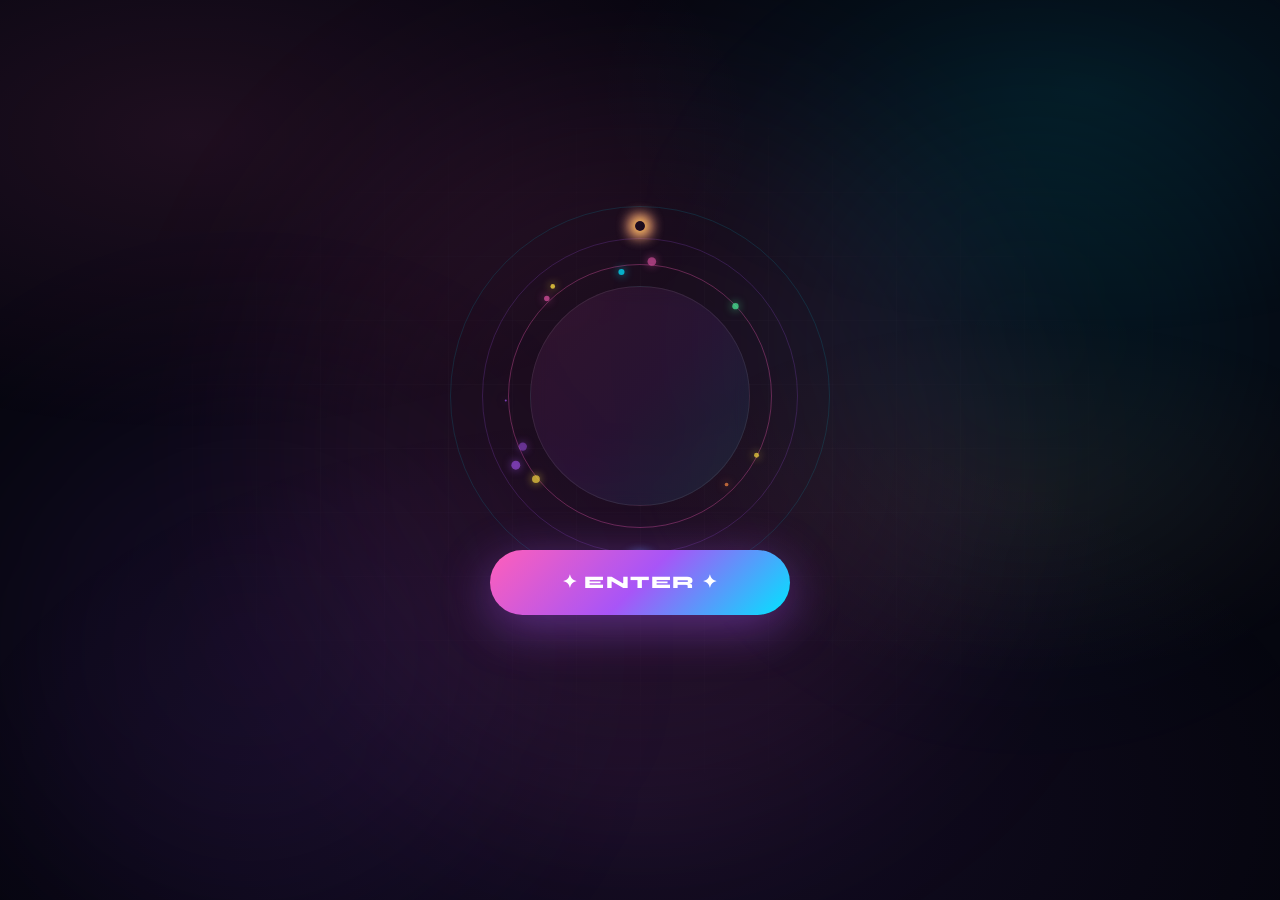
<file: index.html>
<!DOCTYPE html>
<html lang="en">
<head>
  <meta charset="UTF-8">
  <meta name="viewport" content="width=device-width, initial-scale=1.0">
  <title>Cubyboo — Guardians of Color</title>
  <link rel="icon" href="cubyboo-logo.png" type="image/png">
  <meta name="description" content="2,222 Cubyboo NFTs on Abstract. What we cherish exists.">
  <link rel="preconnect" href="https://fonts.googleapis.com">
  <link rel="preconnect" href="https://fonts.gstatic.com" crossorigin>
  <link href="https://fonts.googleapis.com/css2?family=Syne:wght@400;600;700;800&family=DM+Sans:wght@300;400;500;600;700&display=swap" rel="stylesheet">
  <link rel="stylesheet" href="style.css">
  <style>
    /* NO navbar, NO footer — pure landing */
    body { overflow: hidden; margin: 0; }

    .hero-landing {
      width: 100vw; height: 100vh;
      display: flex; flex-direction: column;
      align-items: center; justify-content: center;
      text-align: center; position: relative;
      padding: 0;
      gap: 0;
    }

    /* Glows */
    .glow { position: absolute; border-radius: 50%; filter: blur(100px); pointer-events: none; }
    .glow-a { width: 700px; height: 700px; background: rgba(255,95,186,.09);  top:50%; left:50%; transform:translate(-50%,-50%); }
    .glow-b { width: 500px; height: 500px; background: rgba(0,229,255,.07);   top:10%; right:0%; }
    .glow-c { width: 500px; height: 500px; background: rgba(168,85,247,.08);  bottom:0%; left:0%; }

    /* Mascot */
    .mascot-wrap { position: relative; display: inline-block; margin-bottom: 44px; }
    .mascot-body {
      width: min(220px, 44vw, 44vh); height: min(220px, 44vw, 44vh);
      border-radius: 50%;
      background: linear-gradient(135deg, rgba(255,95,186,.09), rgba(168,85,247,.09), rgba(0,229,255,.09));
      border: 1px solid rgba(255,255,255,.08);
      display: flex; align-items: center; justify-content: center;
      font-size: min(86px, 18vw, 18vh);
      animation: float 4s ease-in-out infinite;
      position: relative; z-index: 2;
      backdrop-filter: blur(8px);
      overflow: hidden;
    }
    .mascot-body video,
    .mascot-body img {
      width: 100%; height: 100%;
      object-fit: cover;
      border-radius: 50%;
      display: block;
    }

    /* Rings */
    .ring { position: absolute; top:50%; left:50%; border-radius:50%; border:1px solid; transform:translate(-50%,-50%); pointer-events:none; }
    .ring-1 { width:calc(100% + 44px);  height:calc(100% + 44px);  border-color:rgba(255,95,186,.32); animation:ringPulse 3.2s ease-in-out 0s   infinite; }
    .ring-2 { width:calc(100% + 96px);  height:calc(100% + 96px);  border-color:rgba(168,85,247,.20); animation:ringPulse 3.2s ease-in-out .8s  infinite; }
    .ring-3 { width:calc(100% + 160px); height:calc(100% + 160px); border-color:rgba(0,229,255,.12);  animation:ringPulse 3.2s ease-in-out 1.6s infinite; }
    @keyframes ringPulse { 0%,100%{transform:translate(-50%,-50%) scale(1);   opacity:1; }
                           50%     {transform:translate(-50%,-50%) scale(1.07);opacity:.4;} }

    /* Orbiting sparks */
    .orbit { position:absolute; top:50%; left:50%; border-radius:50%; pointer-events:none; }
    .orbit-1 { width:calc(100% + 130px); height:calc(100% + 130px); margin-left:calc(-50% - 65px); margin-top:calc(-50% - 65px); animation:rotate 9s linear infinite; }
    .orbit-2 { width:calc(100% + 130px); height:calc(100% + 130px); margin-left:calc(-50% - 65px); margin-top:calc(-50% - 65px); animation:rotate 13s linear reverse infinite; }
    .spark { position:absolute; width:10px; height:10px; border-radius:50%; top:0; left:50%; transform:translateX(-50%); box-shadow:0 0 14px 5px currentColor; }
    .spark-b { top:auto; bottom:0; }
    .spark-pink   { color:var(--pink); }
    .spark-cyan   { color:var(--cyan); }
    .spark-yellow { color:var(--yellow); }
    .spark-purple { color:var(--purple); }

    /* Dust canvas */
    .dust-canvas { position:absolute; top:0; left:0; pointer-events:none; z-index:3; }

    /* ENTER button — big & magnetic */
    .btn-enter {
      display: inline-flex; align-items:center; gap:12px;
      padding: 22px 72px;
      border-radius: var(--r-full);
      background: var(--grad);
      color: #fff; font-family:'Syne',sans-serif; font-size:1.1rem; font-weight:800;
      letter-spacing:.08em; text-transform:uppercase; text-decoration:none;
      box-shadow: 0 12px 50px rgba(168,85,247,.45), 0 0 0 0 rgba(168,85,247,.3);
      transition: all .3s cubic-bezier(.34,1.56,.64,1);
      animation: enterPulse 3s ease-in-out 1.2s infinite;
      position: relative; overflow:hidden;
    }
    .btn-enter::before {
      content:''; position:absolute; inset:0;
      background:linear-gradient(135deg,rgba(255,255,255,.18),transparent);
      opacity:0; transition:opacity .3s;
    }
    .btn-enter:hover::before { opacity:1; }
    .btn-enter:hover {
      transform: translateY(-5px) scale(1.06);
      box-shadow: 0 24px 72px rgba(168,85,247,.65), 0 0 0 8px rgba(168,85,247,.12);
      animation: none;
    }
    @keyframes enterPulse {
      0%,100% { box-shadow: 0 12px 50px rgba(168,85,247,.45), 0 0 0 0   rgba(168,85,247,.3); }
      50%      { box-shadow: 0 12px 50px rgba(168,85,247,.45), 0 0 0 14px rgba(168,85,247,.0); }
    }

    /* ENTER visible immediately */
    .lp-cta { opacity:0; animation:fadeUp .7s ease .6s forwards; }

    @media(max-width:480px) {
      .btn-enter { padding:18px 48px; font-size:.95rem; }
    }
  </style>
</head>
<body>
<div class="bg-layer"><div class="bg-mesh"></div><div class="bg-grid"></div></div>
<div class="particles" id="js-particles"></div>

<div class="hero-landing">
  <div class="glow glow-a"></div>
  <div class="glow glow-b"></div>
  <div class="glow glow-c"></div>

  <div class="mascot-wrap" id="js-mascot-wrap">
    <div class="ring ring-1"></div>
    <div class="ring ring-2"></div>
    <div class="ring ring-3"></div>
    <div class="orbit orbit-1">
      <div class="spark spark-pink"></div>
      <div class="spark spark-b spark-cyan"></div>
    </div>
    <div class="orbit orbit-2">
      <div class="spark spark-yellow"></div>
      <div class="spark spark-b spark-purple"></div>
    </div>
    <!-- Hero video -->
    <div class="mascot-body" id="js-mascot">
      <video autoplay loop muted playsinline style="width:100%;height:100%;object-fit:cover;display:block;">
        <source src="cubyboo-hero.mp4" type="video/mp4">
      </video>
    </div>
    <canvas class="dust-canvas" id="js-dust"></canvas>
  </div>

  <div class="lp-cta">
    <a href="home.html" class="btn-enter">✦ Enter ✦</a>
  </div>
</div>

<script>
/* Particles */
(function(){
  const el=document.getElementById('js-particles');
  const colors=['#FF5FBA','#00E5FF','#FFE040','#4DFFA0','#FF8C42','#A855F7','#3B82F6'];
  for(let i=0;i<40;i++){
    const p=document.createElement('div'); p.className='particle';
    const s=Math.random()*5+2;
    p.style.cssText=`width:${s}px;height:${s}px;left:${Math.random()*100}%;background:${colors[Math.floor(Math.random()*colors.length)]};animation-delay:${Math.random()*20}s;animation-duration:${Math.random()*14+10}s;`;
    el.appendChild(p);
  }
})();

/* Magic dust canvas */
(function(){
  const canvas=document.getElementById('js-dust');
  const mascot=document.getElementById('js-mascot');
  if(!canvas||!mascot) return;
  const ctx=canvas.getContext('2d');
  const cols=['#FF5FBA','#00E5FF','#FFE040','#4DFFA0','#A855F7','#FF8C42'];
  let pts=[];
  function resize(){
    const pad=100;
    canvas.width=mascot.offsetWidth+pad*2;
    canvas.height=mascot.offsetHeight+pad*2;
    canvas.style.left=-pad+'px'; canvas.style.top=-pad+'px';
  }
  function spawn(){
    const cx=canvas.width/2, cy=canvas.height/2;
    const a=Math.random()*Math.PI*2;
    const r=mascot.offsetWidth/2+10+Math.random()*24;
    pts.push({x:cx+Math.cos(a)*r,y:cy+Math.sin(a)*r,
      vx:(Math.random()-.5)*1.6,vy:(Math.random()-.5)*1.6,
      size:Math.random()*3.5+1,color:cols[Math.floor(Math.random()*cols.length)],
      life:1,decay:Math.random()*.018+.007});
  }
  function frame(){
    ctx.clearRect(0,0,canvas.width,canvas.height);
    if(Math.random()<.45) spawn();
    pts=pts.filter(p=>{
      p.x+=p.vx; p.y+=p.vy; p.life-=p.decay;
      ctx.globalAlpha=p.life*.8;
      ctx.fillStyle=p.color; ctx.shadowColor=p.color; ctx.shadowBlur=8;
      ctx.beginPath(); ctx.arc(p.x,p.y,p.size,0,Math.PI*2); ctx.fill();
      return p.life>0;
    });
    ctx.globalAlpha=1; ctx.shadowBlur=0;
    requestAnimationFrame(frame);
  }
  resize(); window.addEventListener('resize',resize); frame();
})();
</script>
</body>
</html>
</file>
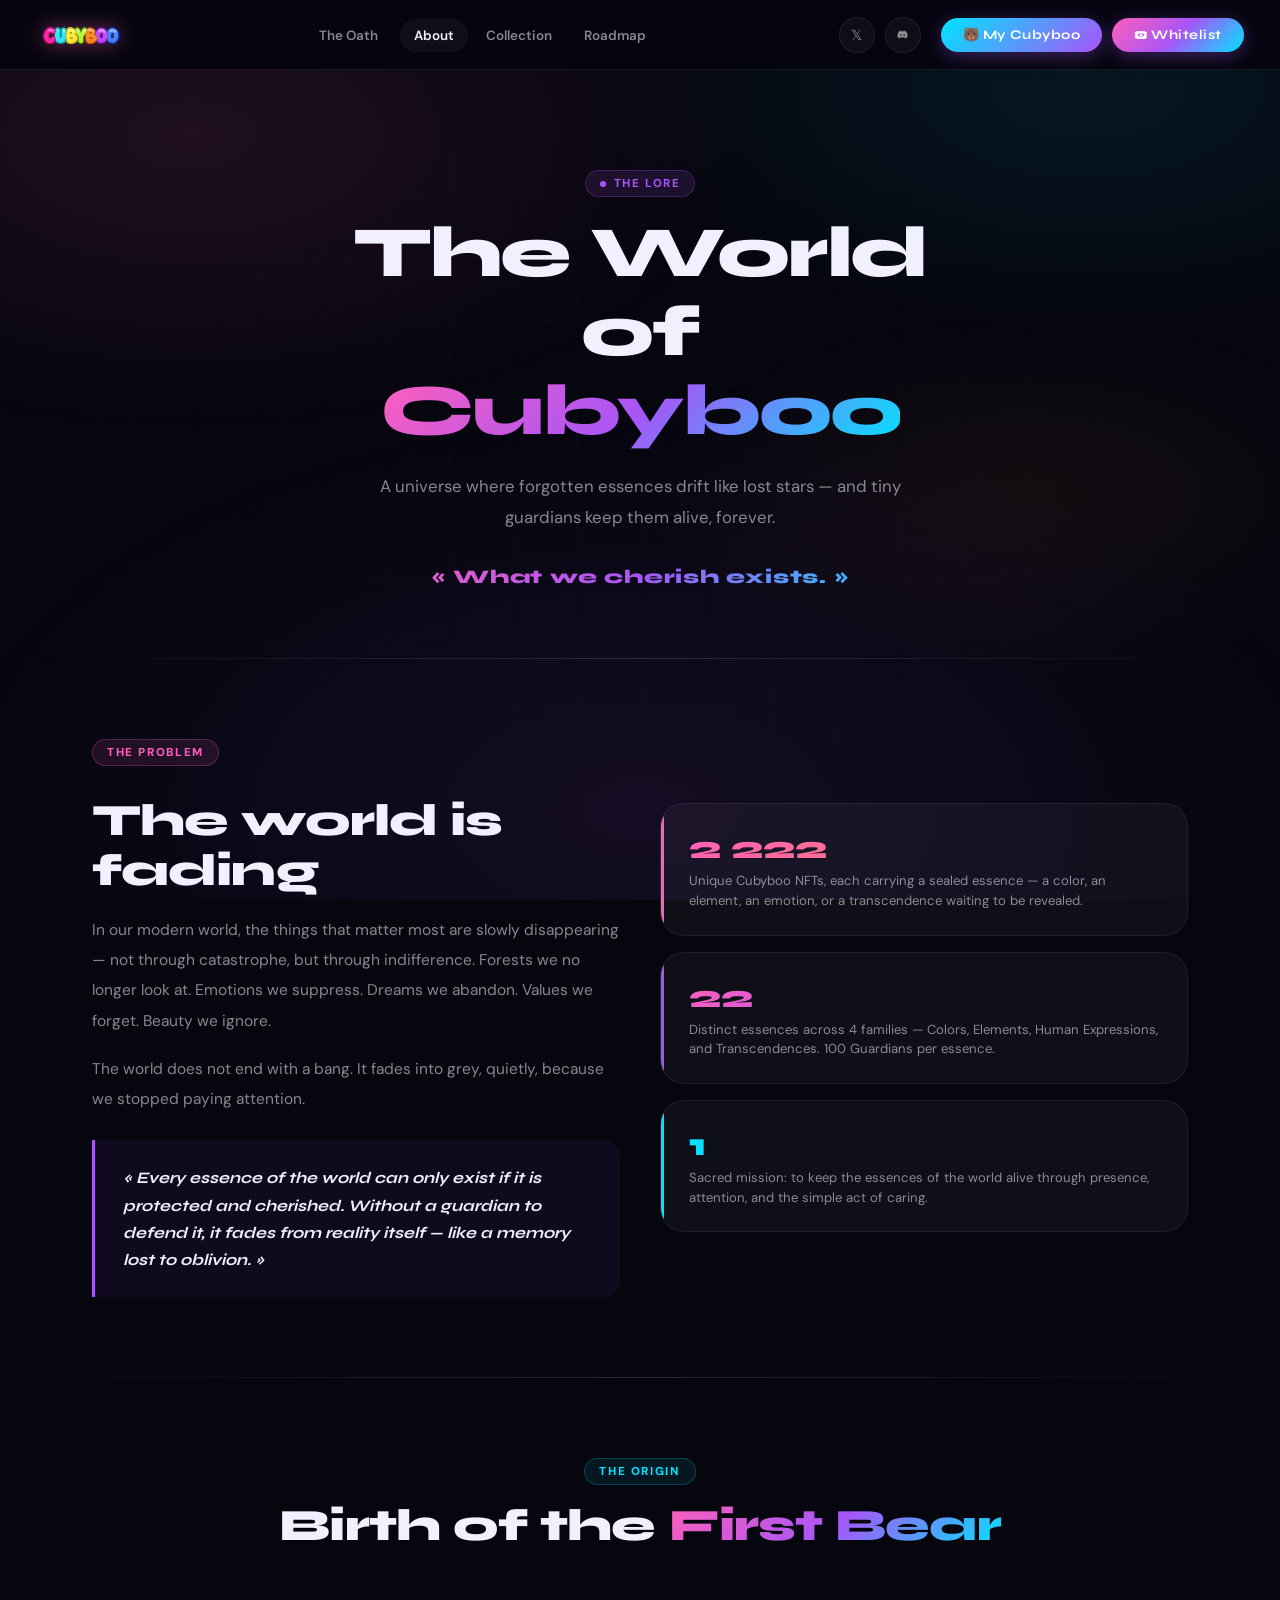
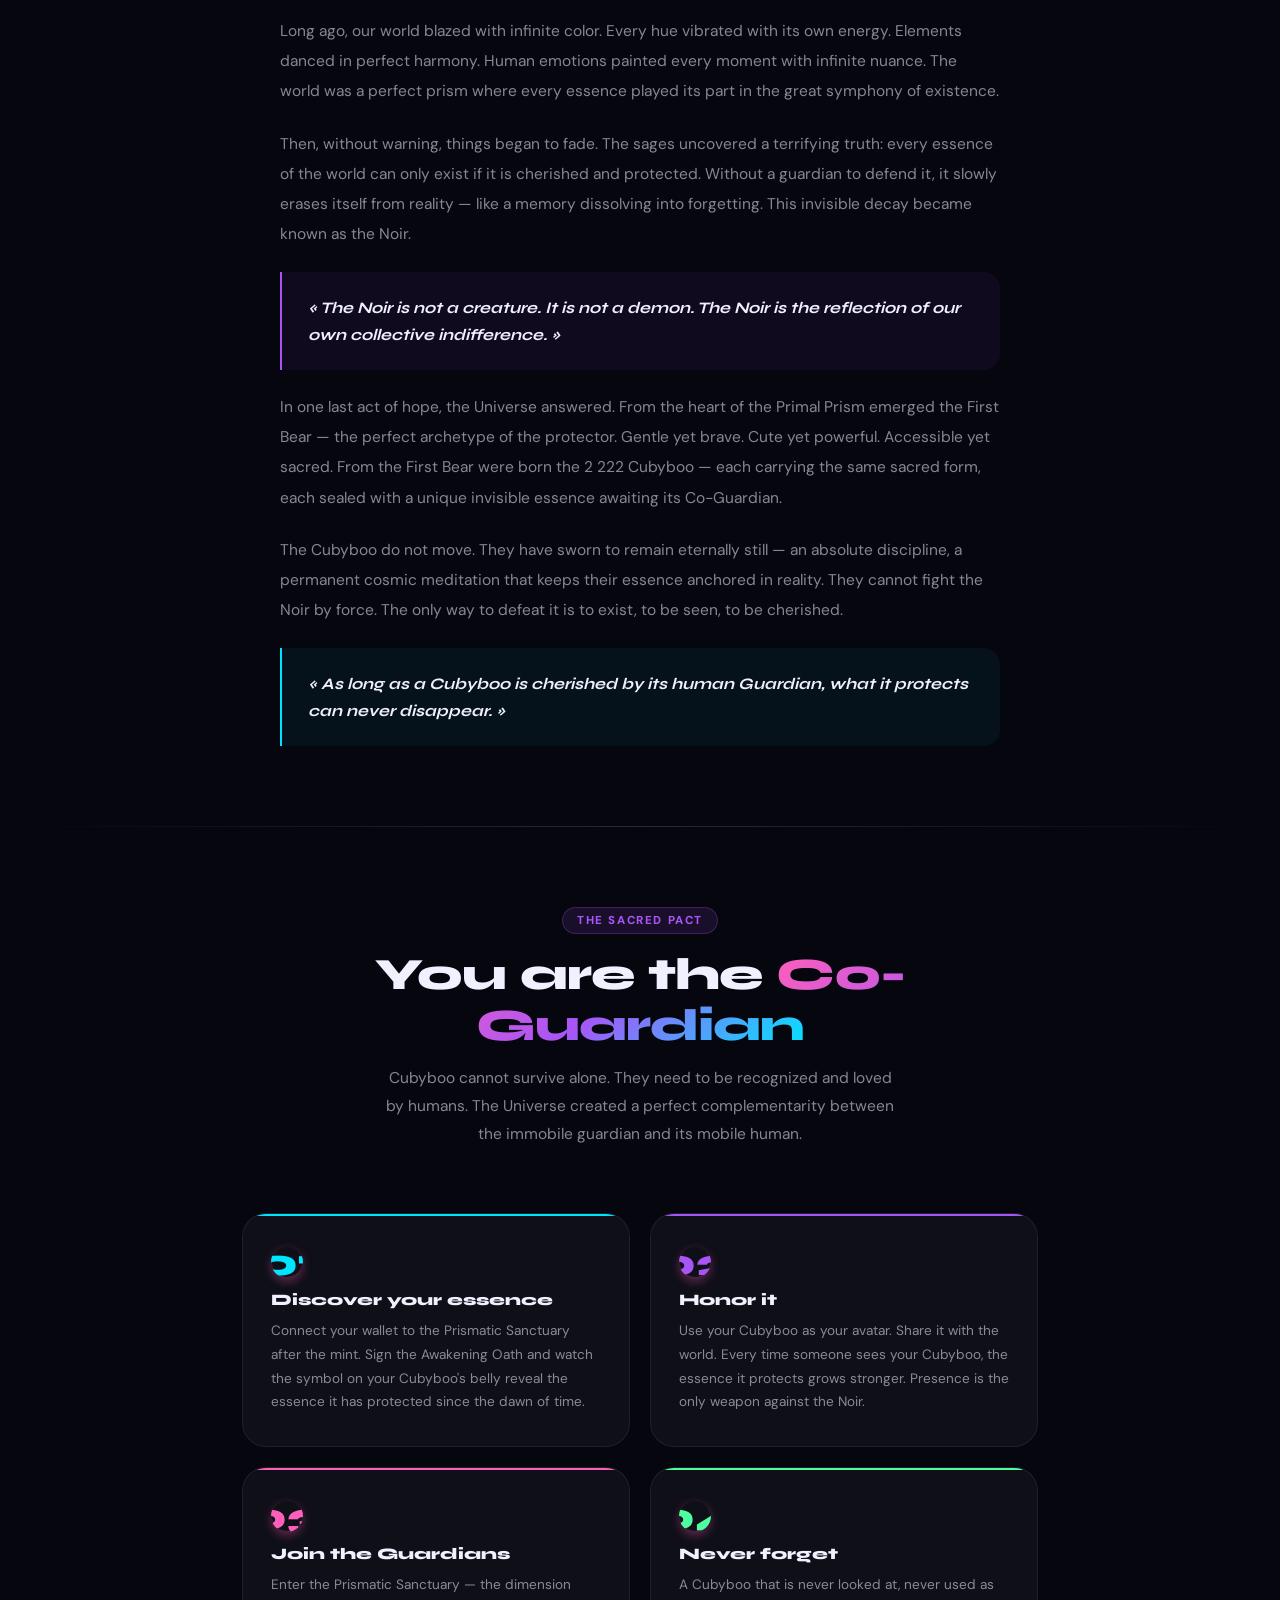
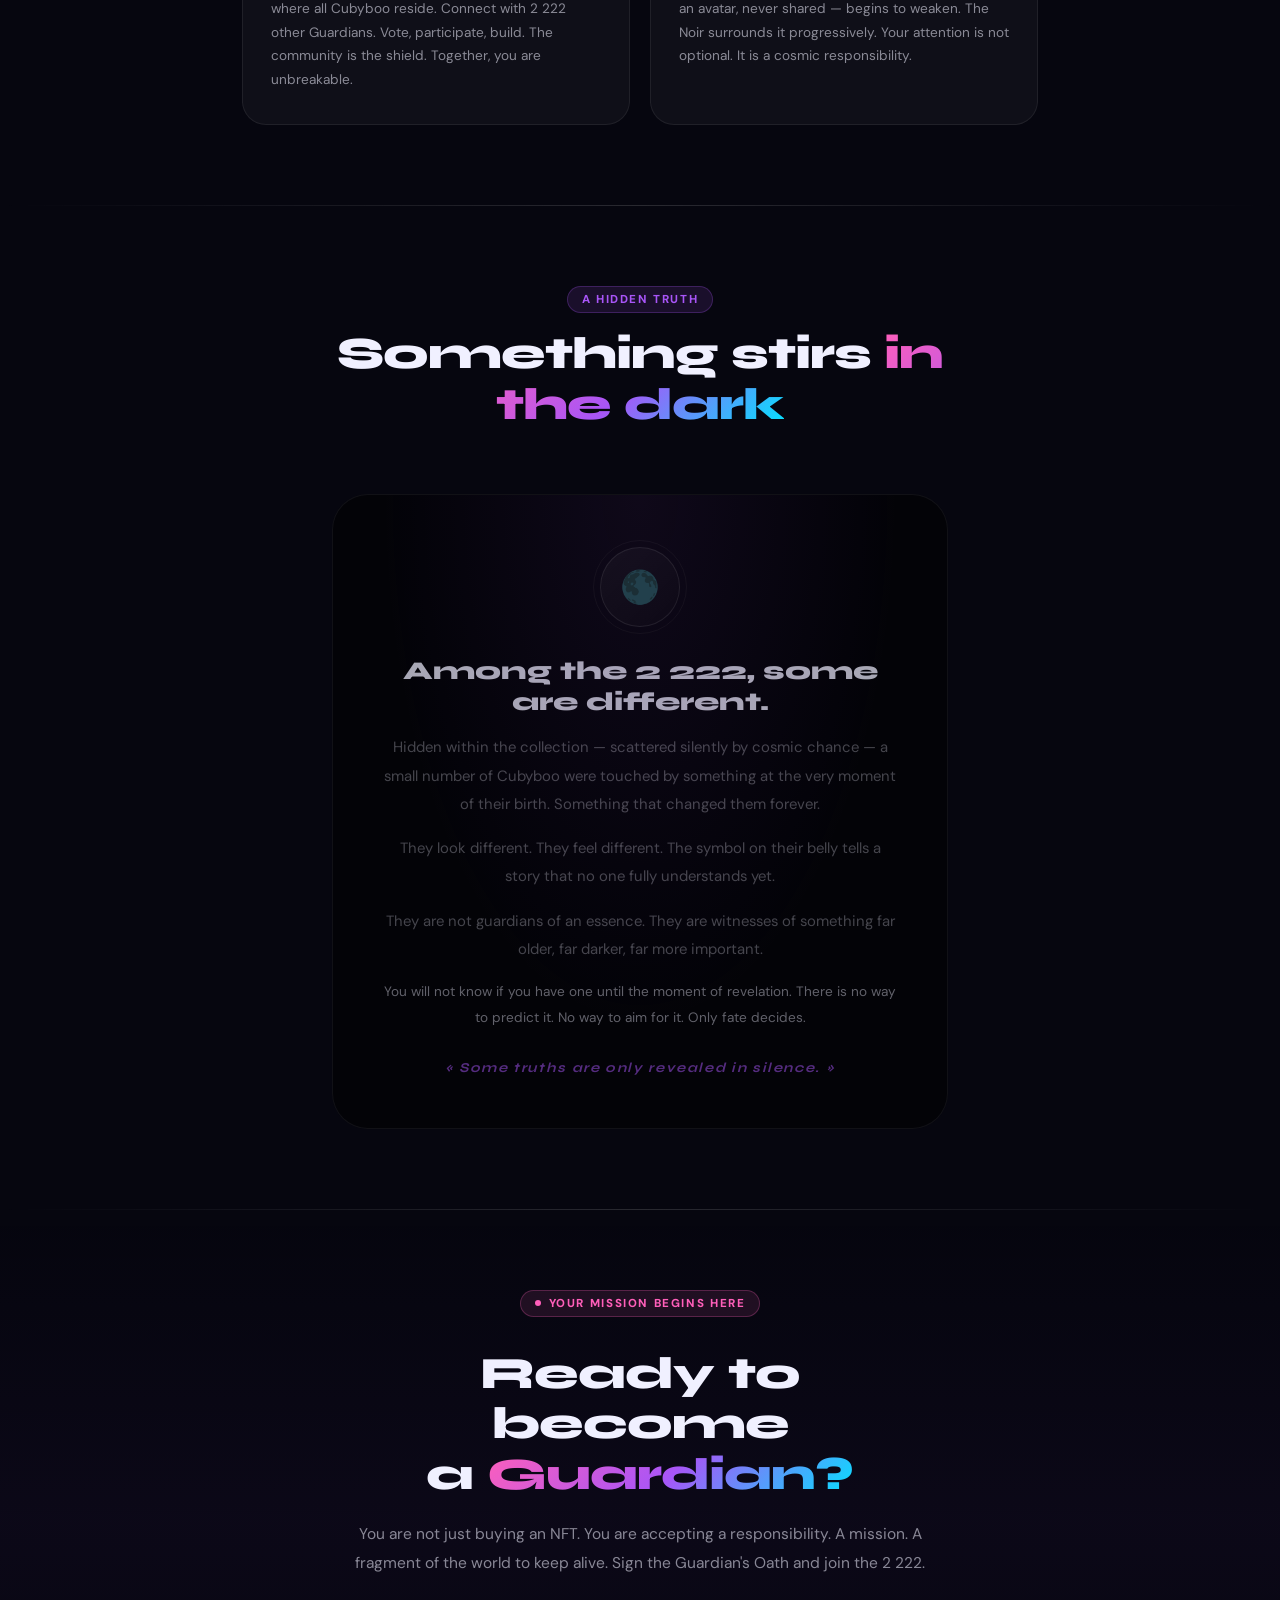
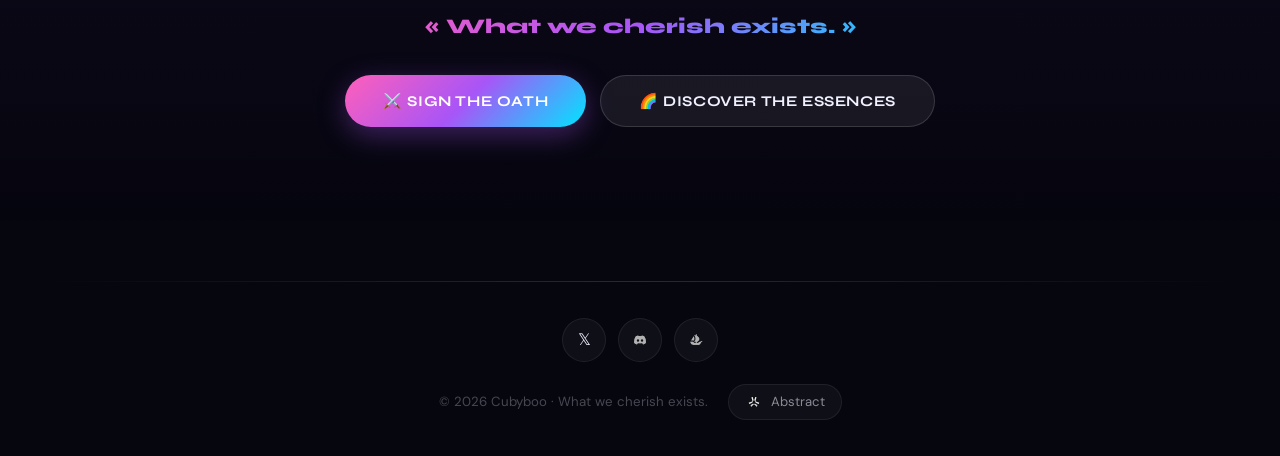
<file: about.html>
<!DOCTYPE html>
<html lang="en">
<head>
  <meta charset="UTF-8">
  <meta name="viewport" content="width=device-width, initial-scale=1.0">
  <title>Lore — Cubyboo</title>
  <link rel="icon" href="cubyboo-logo.png" type="image/png">
  <link rel="preconnect" href="https://fonts.googleapis.com">
  <link rel="preconnect" href="https://fonts.gstatic.com" crossorigin>
  <link href="https://fonts.googleapis.com/css2?family=Syne:wght@400;600;700;800&family=DM+Sans:wght@300;400;500;600;700&display=swap" rel="stylesheet">
  <link rel="stylesheet" href="style.css">
  <style>
    .page-body{padding-top:var(--nav-h);}

    /* ── Hero ── */
    .lore-hero{padding:100px 0 70px;text-align:center;position:relative;}
    .lore-hero h1{margin-top:16px;margin-bottom:20px;line-height:1.1;}
    .lore-hero .sub{font-size:1.05rem;color:var(--muted);max-width:580px;margin:0 auto;line-height:1.85;}
    .hero-tagline{font-family:'Syne',sans-serif;font-size:1.2rem;font-weight:800;letter-spacing:.04em;margin-top:32px;background:var(--grad);-webkit-background-clip:text;-webkit-text-fill-color:transparent;background-clip:text;}

    /* ── Vision ── */
    .vision-section{padding:80px 0;}
    .vision-grid{display:grid;grid-template-columns:1fr 1fr;gap:40px;align-items:center;}
    @media(max-width:760px){.vision-grid{grid-template-columns:1fr;}}
    .vision-text{display:flex;flex-direction:column;gap:18px;}
    .vision-text p{font-size:.97rem;color:var(--muted);line-height:1.95;}
    .vision-quote{padding:24px 28px;border-left:3px solid var(--purple);background:rgba(168,85,247,.06);border-radius:0 var(--r-md) var(--r-md) 0;margin-top:8px;}
    .vision-quote p{font-family:'Syne',sans-serif;font-size:1rem;font-weight:700;color:var(--text);font-style:italic;line-height:1.7;}
    .vision-stats{display:flex;flex-direction:column;gap:16px;}
    .vision-stat{padding:24px 28px;background:var(--surface);border:1px solid var(--border);border-radius:var(--r-lg);position:relative;overflow:hidden;}
    .vision-stat::before{content:'';position:absolute;top:0;left:0;bottom:0;width:3px;background:var(--stat-color,var(--grad));}
    .vision-stat-val{font-family:'Syne',sans-serif;font-size:2rem;font-weight:800;margin-bottom:4px;}
    .vision-stat-label{font-size:.82rem;color:var(--muted);line-height:1.5;}

    /* ── Noir mystery ── */
    .noir-section{padding:80px 0;}
    .noir-card{max-width:700px;margin:0 auto;padding:52px 48px;text-align:center;background:rgba(0,0,0,.5);border:1px solid rgba(255,255,255,.06);border-radius:var(--r-xl);position:relative;overflow:hidden;}
    .noir-card::before{content:'';position:absolute;inset:0;background:radial-gradient(ellipse at 50% 0%,rgba(168,85,247,.08),transparent 60%);pointer-events:none;}
    .noir-orb{width:80px;height:80px;border-radius:50%;background:linear-gradient(135deg,rgba(255,255,255,.04),rgba(255,255,255,.01));border:1px solid rgba(255,255,255,.08);display:flex;align-items:center;justify-content:center;font-size:2rem;margin:0 auto 28px;position:relative;}
    .noir-orb::after{content:'';position:absolute;inset:-8px;border-radius:50%;border:1px solid rgba(255,255,255,.04);animation:noirPulse 3s ease-in-out infinite;}
    @keyframes noirPulse{0%,100%{transform:scale(1);opacity:.6;}50%{transform:scale(1.08);opacity:.2;}}
    .noir-card h2{font-family:'Syne',sans-serif;font-size:1.6rem;font-weight:800;margin-bottom:16px;color:rgba(240,240,255,.7);}
    .noir-card p{font-size:.93rem;color:var(--dim);line-height:1.9;margin-bottom:16px;}
    .noir-whisper{font-family:'Syne',sans-serif;font-size:.85rem;font-weight:700;letter-spacing:.12em;color:rgba(168,85,247,.5);margin-top:28px;font-style:italic;}

    /* ── Co-Guardian ── */
    .guardian-section{padding:80px 0;}
    .guardian-steps{display:grid;grid-template-columns:repeat(2,1fr);gap:20px;margin-top:48px;}
    @media(max-width:640px){.guardian-steps{grid-template-columns:1fr;}}
    .guardian-step{padding:32px 28px;border-radius:var(--r-lg);background:var(--surface);border:1px solid var(--border);position:relative;overflow:hidden;transition:all .3s cubic-bezier(.34,1.56,.64,1);}
    .guardian-step:hover{transform:translateY(-4px);border-color:var(--step-color,var(--bord2));}
    .guardian-step::before{content:'';position:absolute;top:0;left:0;right:0;height:2px;background:var(--step-color,var(--grad));}
    .step-num{font-family:'Syne',sans-serif;font-size:2.4rem;font-weight:800;margin-bottom:12px;background:var(--step-color,var(--grad));-webkit-background-clip:text;-webkit-text-fill-color:transparent;background-clip:text;}
    .step-title{font-family:'Syne',sans-serif;font-size:1rem;font-weight:800;margin-bottom:10px;}
    .step-desc{font-size:.85rem;color:var(--muted);line-height:1.75;}

    /* ── Mission ── */
    .mission-section{padding:80px 0 110px;text-align:center;background:linear-gradient(180deg,transparent,rgba(168,85,247,.04)50%,transparent);}
    .mission-box{max-width:640px;margin:0 auto;}
    .mission-box h2{margin-top:16px;margin-bottom:20px;}
    .mission-box p{font-size:.97rem;color:var(--muted);line-height:1.85;margin-bottom:36px;}
    .mission-quote{font-family:'Syne',sans-serif;font-size:1.3rem;font-weight:800;background:var(--grad);-webkit-background-clip:text;-webkit-text-fill-color:transparent;background-clip:text;margin-bottom:36px;display:block;}
  </style>
</head>
<body>
<div class="bg-layer"><div class="bg-mesh"></div><div class="bg-grid"></div></div>
<div class="particles" id="js-particles"></div>

<nav class="navbar solid" id="js-navbar">
  <a href="index.html" class="nav-logo"><img src="cubyboo-logo.png" alt="Cubyboo"></a>
  <ul class="nav-links">
    <li><a href="home.html" data-i18n="nav_oath">The Oath</a></li>
    <li><a href="whitelist.html" id="nav-wl" style="display:none;" data-i18n="nav_whitelist">Whitelist</a></li>
    <li><a href="about.html" class="active" data-i18n="nav_about">About</a></li>
    <li><a href="collection.html" data-i18n="nav_collection">Collection</a></li>
    <li><a href="roadmap.html">Roadmap</a></li>
  </ul>
  <div class="nav-right">
    <a href="https://twitter.com/Cubyboo_NFT" class="nav-social" target="_blank" rel="noopener">𝕏</a>
    <a href="#" class="nav-social" data-soon onclick="return false;"><img src="discord-icon.png" alt="Discord"></a>
    <div id="lang-selector"></div>
    <a href="/dashboard" class="nav-cta" style="background:linear-gradient(135deg,#00E5FF,#A855F7);">🐻 My Cubyboo</a>
    <a href="whitelist.html" class="nav-cta" id="nav-cta" data-i18n="nav_wl_btn">🎟 Whitelist</a>
  </div>
  <div class="nav-burger" id="js-burger"><span></span><span></span><span></span></div>
</nav>
<div class="nav-mobile" id="js-mobile-menu">
  <a href="home.html" data-i18n="nav_oath">The Oath</a>
  <a href="whitelist.html" id="mob-wl" style="display:none;color:var(--purple);font-weight:700;" data-i18n="nav_wl_btn">🎟 Whitelist</a>
  <a href="about.html" data-i18n="nav_about">About</a>
  <a href="collection.html" data-i18n="nav_collection">Collection</a>
  <a href="roadmap.html">Roadmap</a>
  <a href="/dashboard" style="color:var(--cyan);font-weight:700;">🐻 My Cubyboo</a>
  <div id="lang-selector-mobile" style="padding:10px 4px;"></div>
</div>

<div class="wrapper page-body">

  <!-- ── HERO ── -->
  <section class="lore-hero">
    <div class="container--sm">
      <div class="reveal">
        <span class="eyebrow eyebrow--purple"><span class="eyebrow-dot"></span> <span data-i18n="lore_hero_eyebrow">The Lore</span></span>
        <h1 class="h-xl" data-i18n="lore_hero_title">The World of<br><span class="grad-text">Cubyboo</span></h1>
        <p class="sub" data-i18n="lore_hero_sub">A universe where forgotten essences drift like lost stars — and tiny guardians keep them alive, forever.</p>
        <div class="hero-tagline">« What we cherish exists. »</div>
      </div>
    </div>
  </section>

  <div class="divider"></div>

  <!-- ── VISION ── -->
  <section class="vision-section">
    <div class="container">
      <div class="vision-grid reveal">
        <div class="vision-text">
          <span class="eyebrow eyebrow--pink" style="width:fit-content;" data-i18n="lore_problem_eyebrow">The Problem</span>
          <h2 class="h-lg" style="margin-top:12px;" data-i18n="lore_problem_title">The world is <span class="grad-text3">fading</span></h2>
          <p data-i18n="lore_problem_p1">In our modern world, the things that matter most are slowly disappearing — not through catastrophe, but through indifference. Forests we no longer look at. Emotions we suppress. Dreams we abandon. Values we forget. Beauty we ignore.</p>
          <p data-i18n="lore_problem_p2">The world does not end with a bang. It fades into grey, quietly, because we stopped paying attention.</p>
          <div class="vision-quote">
            <p data-i18n="lore_problem_q">« Every essence of the world can only exist if it is protected and cherished. Without a guardian to defend it, it fades from reality itself — like a memory lost to oblivion. »</p>
          </div>
        </div>
        <div class="vision-stats">
          <div class="vision-stat" style="--stat-color:var(--pink);">
            <div class="vision-stat-val" style="background:var(--grad3);-webkit-background-clip:text;-webkit-text-fill-color:transparent;background-clip:text;">2 222</div>
            <div class="vision-stat-label" data-i18n="lore_stat1_label">Unique Cubyboo NFTs, each carrying a sealed essence — a color, an element, an emotion, or a transcendence waiting to be revealed.</div>
          </div>
          <div class="vision-stat" style="--stat-color:var(--purple);">
            <div class="vision-stat-val" style="background:var(--grad);-webkit-background-clip:text;-webkit-text-fill-color:transparent;background-clip:text;">22</div>
            <div class="vision-stat-label" data-i18n="lore_stat2_label">Distinct essences across 4 families — Colors, Elements, Human Expressions, and Transcendences. 100 Guardians per essence.</div>
          </div>
          <div class="vision-stat" style="--stat-color:var(--cyan);">
            <div class="vision-stat-val" style="background:var(--grad2);-webkit-background-clip:text;-webkit-text-fill-color:transparent;background-clip:text;">1</div>
            <div class="vision-stat-label" data-i18n="lore_stat3_label">Sacred mission: to keep the essences of the world alive through presence, attention, and the simple act of caring.</div>
          </div>
        </div>
      </div>
    </div>
  </section>

  <div class="divider"></div>

  <!-- ── ORIGIN ── -->
  <section style="padding:80px 0;">
    <div class="container--md">
      <div class="section-header reveal">
        <span class="eyebrow eyebrow--cyan" data-i18n="lore_origin_eyebrow">The Origin</span>
        <h2 class="h-lg" style="margin-top:16px;" data-i18n="lore_origin_title">Birth of the <span class="grad-text">First Bear</span></h2>
      </div>
      <div style="display:flex;flex-direction:column;gap:22px;max-width:720px;margin:40px auto 0;" class="reveal rd-1">
        <p style="font-size:.97rem;color:var(--muted);line-height:1.95;" data-i18n="lore_origin_p1">Long ago, our world blazed with infinite color. Every hue vibrated with its own energy. Elements danced in perfect harmony. Human emotions painted every moment with infinite nuance. The world was a perfect prism where every essence played its part in the great symphony of existence.</p>
        <p style="font-size:.97rem;color:var(--muted);line-height:1.95;" data-i18n="lore_origin_p2">Then, without warning, things began to fade. The sages uncovered a terrifying truth: every essence of the world can only exist if it is cherished and protected. Without a guardian to defend it, it slowly erases itself from reality — like a memory dissolving into forgetting. This invisible decay became known as the Noir.</p>
        <div style="padding:22px 26px;border-left:2px solid var(--purple);background:rgba(168,85,247,.06);border-radius:0 var(--r-md) var(--r-md) 0;">
          <p style="font-family:'Syne',sans-serif;font-size:1rem;font-weight:700;color:var(--text);font-style:italic;line-height:1.7;" data-i18n="lore_origin_q1">« The Noir is not a creature. It is not a demon. The Noir is the reflection of our own collective indifference. »</p>
        </div>
        <p style="font-size:.97rem;color:var(--muted);line-height:1.95;" data-i18n="lore_origin_p3">In one last act of hope, the Universe answered. From the heart of the Primal Prism emerged the First Bear — the perfect archetype of the protector. Gentle yet brave. Cute yet powerful. Accessible yet sacred. From the First Bear were born the 2 222 Cubyboo — each carrying the same sacred form, each sealed with a unique invisible essence awaiting its Co-Guardian.</p>
        <p style="font-size:.97rem;color:var(--muted);line-height:1.95;" data-i18n="lore_origin_p4">The Cubyboo do not move. They have sworn to remain eternally still — an absolute discipline, a permanent cosmic meditation that keeps their essence anchored in reality. They cannot fight the Noir by force. The only way to defeat it is to exist, to be seen, to be cherished.</p>
        <div style="padding:22px 26px;border-left:2px solid var(--cyan);background:rgba(0,229,255,.05);border-radius:0 var(--r-md) var(--r-md) 0;">
          <p style="font-family:'Syne',sans-serif;font-size:1rem;font-weight:700;color:var(--text);font-style:italic;line-height:1.7;" data-i18n="lore_origin_q2">« As long as a Cubyboo is cherished by its human Guardian, what it protects can never disappear. »</p>
        </div>
      </div>
    </div>
  </section>

  <div class="divider"></div>

  <!-- ── CO-GUARDIAN ── -->
  <section class="guardian-section">
    <div class="container--md">
      <div class="section-header reveal">
        <span class="eyebrow eyebrow--purple" data-i18n="lore_guardian_eyebrow">The Sacred Pact</span>
        <h2 class="h-lg" style="margin-top:16px;" data-i18n="lore_guardian_title">You are the <span class="grad-text">Co-Guardian</span></h2>
        <p style="font-size:.97rem;color:var(--muted);max-width:520px;margin:14px auto 0;line-height:1.8;" data-i18n="lore_guardian_sub">Cubyboo cannot survive alone. They need to be recognized and loved by humans. The Universe created a perfect complementarity between the immobile guardian and its mobile human.</p>
      </div>
      <div class="guardian-steps">
        <div class="guardian-step reveal" style="--step-color:var(--cyan);">
          <div class="step-num" data-i18n="lore_step1_num">01</div>
          <div class="step-title" data-i18n="lore_step1_title">Discover your essence</div>
          <div class="step-desc" data-i18n="lore_step1_desc">Connect your wallet to the Prismatic Sanctuary after the mint. Sign the Awakening Oath and watch the symbol on your Cubyboo's belly reveal the essence it has protected since the dawn of time.</div>
        </div>
        <div class="guardian-step reveal rd-1" style="--step-color:var(--purple);">
          <div class="step-num" data-i18n="lore_step2_num">02</div>
          <div class="step-title" data-i18n="lore_step2_title">Honor it</div>
          <div class="step-desc" data-i18n="lore_step2_desc">Use your Cubyboo as your avatar. Share it with the world. Every time someone sees your Cubyboo, the essence it protects grows stronger. Presence is the only weapon against the Noir.</div>
        </div>
        <div class="guardian-step reveal rd-2" style="--step-color:var(--pink);">
          <div class="step-num" data-i18n="lore_step3_num">03</div>
          <div class="step-title" data-i18n="lore_step3_title">Join the Guardians</div>
          <div class="step-desc" data-i18n="lore_step3_desc">Enter the Prismatic Sanctuary — the dimension where all Cubyboo reside. Connect with 2 222 other Guardians. Vote, participate, build. The community is the shield. Together, you are unbreakable.</div>
        </div>
        <div class="guardian-step reveal rd-3" style="--step-color:var(--green);">
          <div class="step-num" data-i18n="lore_step4_num">04</div>
          <div class="step-title" data-i18n="lore_step4_title">Never forget</div>
          <div class="step-desc">A Cubyboo that is never looked at, never used as an avatar, never shared — begins to weaken. The Noir surrounds it progressively. Your attention is not optional. It is a cosmic responsibility.</div>
        </div>
      </div>
    </div>
  </section>

  <div class="divider"></div>

  <!-- ── THE NOIR MYSTERY ── -->
  <section class="noir-section">
    <div class="container--sm">
      <div class="section-header reveal">
        <span class="eyebrow eyebrow--purple" data-i18n="lore_noir_eyebrow">A Hidden Truth</span>
        <h2 class="h-lg" style="margin-top:16px;" data-i18n="lore_noir_title">Something stirs <span class="grad-text">in the dark</span></h2>
      </div>
      <div class="noir-card reveal rd-1">
        <div class="noir-orb">🌑</div>
        <h2 data-i18n="lore_noir_h2">Among the 2 222, some are different.</h2>
        <p data-i18n="lore_noir_p1">Hidden within the collection — scattered silently by cosmic chance — a small number of Cubyboo were touched by something at the very moment of their birth. Something that changed them forever.</p>
        <p data-i18n="lore_noir_p2">They look different. They feel different. The symbol on their belly tells a story that no one fully understands yet.</p>
        <p data-i18n="lore_noir_p3">They are not guardians of an essence. They are witnesses of something far older, far darker, far more important.</p>
        <p style="color:rgba(240,240,255,.4);font-size:.85rem;" data-i18n="lore_noir_p4">You will not know if you have one until the moment of revelation. There is no way to predict it. No way to aim for it. Only fate decides.</p>
        <div class="noir-whisper" data-i18n="lore_noir_whisper">« Some truths are only revealed in silence. »</div>
      </div>
    </div>
  </section>

  <div class="divider"></div>

  <!-- ── MISSION CTA ── -->
  <section class="mission-section">
    <div class="container--sm">
      <div class="mission-box reveal">
        <span class="eyebrow eyebrow--pink" style="display:inline-flex;margin-bottom:16px;"><span class="eyebrow-dot"></span> Your mission begins here</span>
        <h2 class="h-lg" data-i18n="lore_mission_title">Ready to become<br>a <span class="grad-text">Guardian?</span></h2>
        <p data-i18n="lore_mission_p">You are not just buying an NFT. You are accepting a responsibility. A mission. A fragment of the world to keep alive. Sign the Guardian's Oath and join the 2 222.</p>
        <span class="mission-quote" data-i18n="lore_mission_quote">« What we cherish exists. »</span>
        <div style="display:flex;gap:14px;justify-content:center;flex-wrap:wrap;">
          <a href="home.html" class="btn btn-primary btn-lg" data-i18n="lore_btn1">⚔️ Sign the Oath</a>
          <a href="collection.html" class="btn btn-secondary btn-lg" data-i18n="lore_btn2">🌈 Discover the Essences</a>
        </div>
      </div>
    </div>
  </section>

  <footer class="site-footer">
    <div class="divider" style="margin-bottom:36px;"></div>
    <div class="container">
      <ul class="social-list" style="margin-bottom:22px;">
        <li><a href="https://twitter.com/Cubyboo_NFT" class="social-link" target="_blank" rel="noopener">𝕏</a></li>
        <li><a href="#" class="social-link" data-soon onclick="return false;"><img src="discord-icon.png" alt="Discord"></a></li>
        <li><a href="#" class="social-link" data-soon onclick="return false;"><img src="opensea-icon.png" alt="OpenSea"></a></li>
      </ul>
      <div class="footer-bottom">
        <p data-i18n="footer_copy">© 2026 Cubyboo · What we cherish exists.</p>
        <span class="chain-badge"><img src="abstract-icon.png" alt="Abstract" onerror="this.style.display='none'"> Abstract</span>
      </div>
    </div>
  </footer>
</div>

<script src="i18n.js"></script>
<script>
(function(){const el=document.getElementById('js-particles');const c=['#FF5FBA','#00E5FF','#FFE040','#4DFFA0','#A855F7'];for(let i=0;i<28;i++){const p=document.createElement('div');p.className='particle';const s=Math.random()*4+2;p.style.cssText=`width:${s}px;height:${s}px;left:${Math.random()*100}%;background:${c[Math.floor(Math.random()*c.length)]};animation-delay:${Math.random()*20}s;animation-duration:${Math.random()*12+10}s;`;el.appendChild(p);}})();
window.addEventListener('scroll',()=>document.getElementById('js-navbar').classList.toggle('scrolled',window.scrollY>10),{passive:true});
document.getElementById('js-burger').addEventListener('click',()=>document.getElementById('js-mobile-menu').classList.toggle('open'));
document.querySelectorAll('.nav-mobile a').forEach(a=>a.addEventListener('click',()=>document.getElementById('js-mobile-menu').classList.remove('open')));
const obs=new IntersectionObserver(e=>e.forEach(x=>{if(x.isIntersecting)x.target.classList.add('visible');}),{threshold:.1});
document.querySelectorAll('.reveal').forEach(el=>obs.observe(el));
LangManager.init();
if(localStorage.getItem('cubyboo_oath_signed')==='true'){
  document.getElementById('nav-wl').style.display='';
  document.getElementById('mob-wl').style.display='';
  document.getElementById('nav-cta').href='whitelist.html';
}
</script>
</body>
</html>
</file>
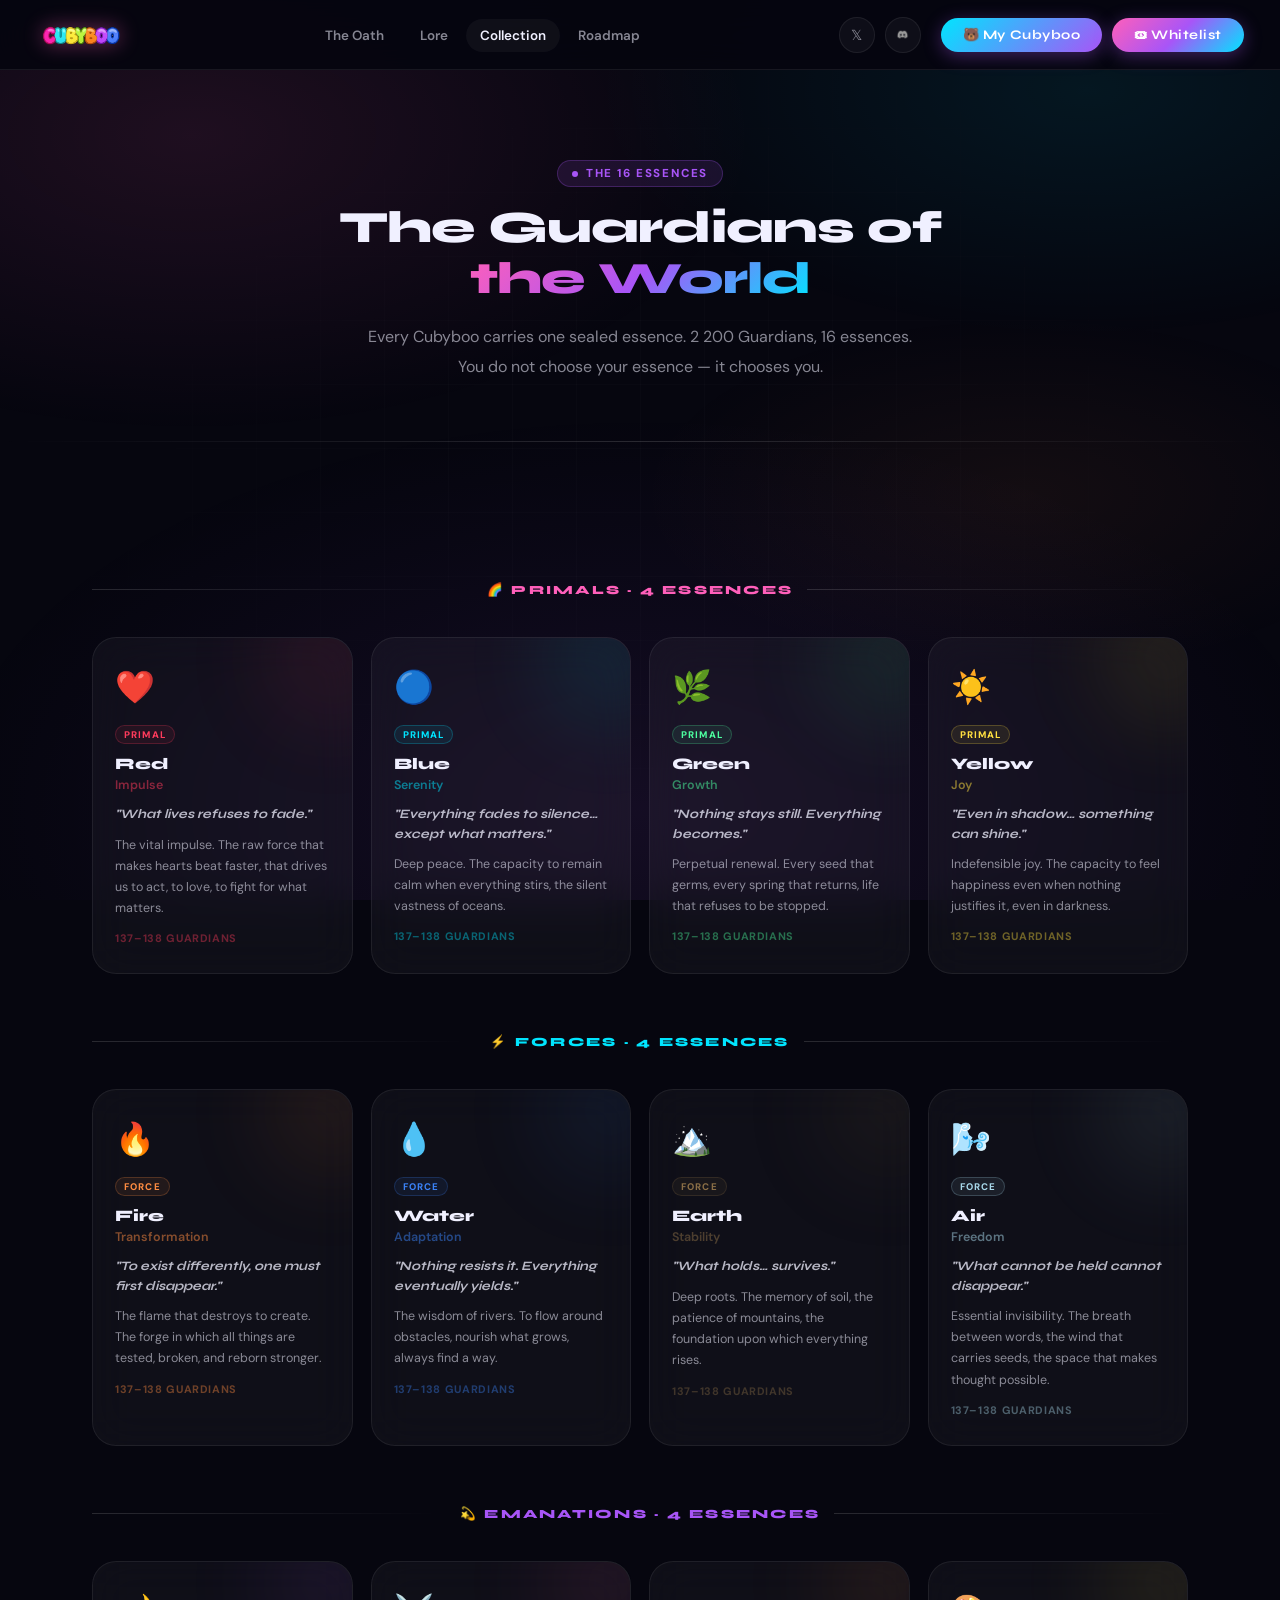
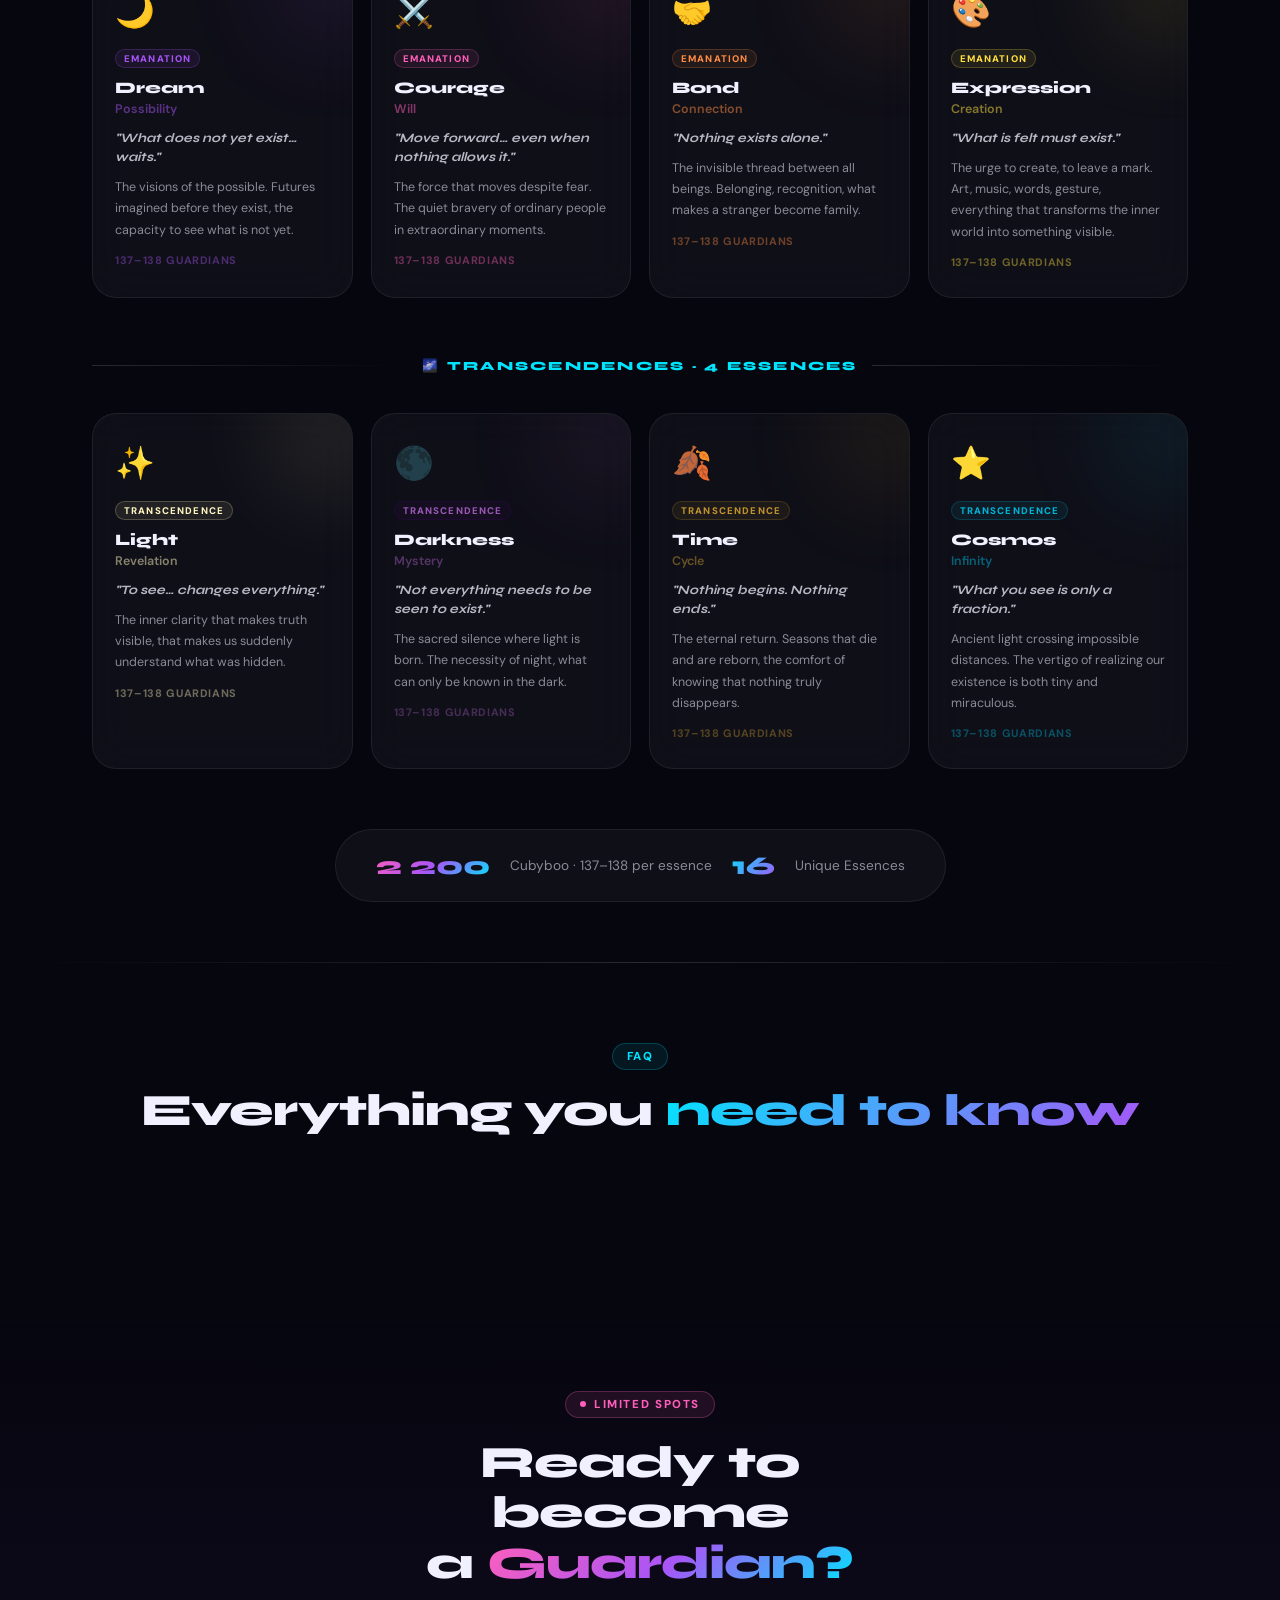
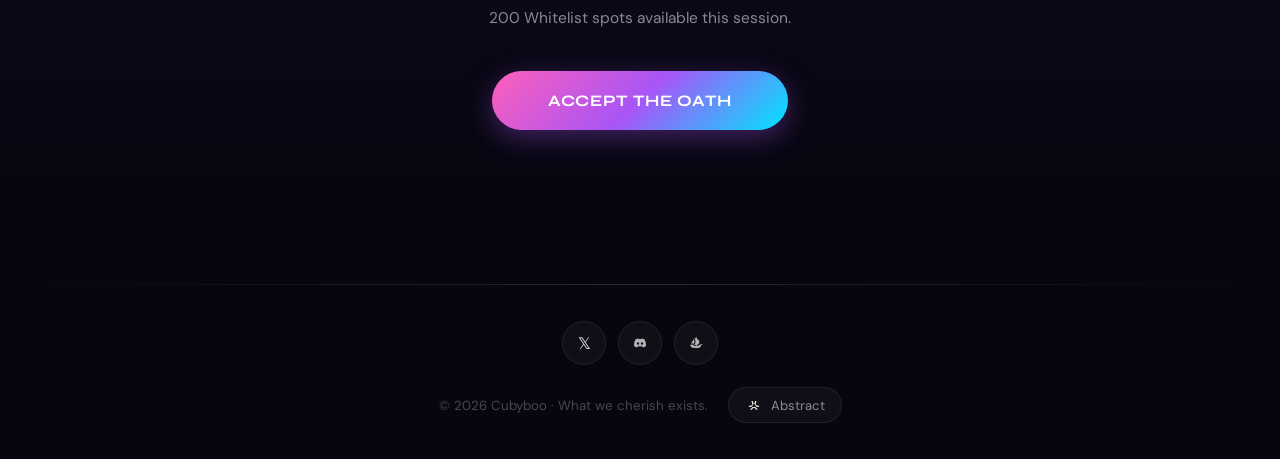
<file: collection.html>
<!DOCTYPE html>
<html lang="en">
<head>
  <meta charset="UTF-8">
  <meta name="viewport" content="width=device-width, initial-scale=1.0">
  <title>Collection — Cubyboo</title>
  <link rel="icon" href="cubyboo-logo.png" type="image/png">
  <link rel="preconnect" href="https://fonts.googleapis.com">
  <link rel="preconnect" href="https://fonts.gstatic.com" crossorigin>
  <link href="https://fonts.googleapis.com/css2?family=Syne:wght@400;600;700;800&family=DM+Sans:wght@300;400;500;600;700&display=swap" rel="stylesheet">
  <link rel="stylesheet" href="style.css">
  <style>
    .page-body{padding-top:var(--nav-h);}
    .lore-hero{padding:90px 0 60px;text-align:center;}
    .lore-hero h1{margin-top:16px;margin-bottom:18px;}
    .lore-hero p{font-size:1rem;color:var(--muted);max-width:560px;margin:0 auto;line-height:1.85;}
    .essences-section{padding:80px 0 60px;}
    .essences-grid{display:grid;grid-template-columns:repeat(4,1fr);gap:18px;margin-top:40px;}
    @media(max-width:1100px){.essences-grid{grid-template-columns:repeat(2,1fr);}}
    @media(max-width:560px){.essences-grid{grid-template-columns:1fr;}}
    .essence-card{padding:28px 22px;border-radius:var(--r-lg);background:var(--surface);border:1px solid var(--border);transition:all .3s cubic-bezier(.34,1.56,.64,1);position:relative;overflow:hidden;}
    .essence-card:hover{transform:translateY(-6px);border-color:var(--card-color,var(--bord2));box-shadow:0 20px 60px rgba(0,0,0,.4);}
    .essence-card::before{content:'';position:absolute;top:0;left:0;right:0;height:3px;background:var(--card-color,var(--grad));border-radius:var(--r-lg) var(--r-lg) 0 0;}
    .essence-card-glow{position:absolute;top:-40px;right:-40px;width:120px;height:120px;border-radius:50%;filter:blur(50px);opacity:.12;background:var(--card-color,var(--purple));pointer-events:none;}
    .essence-icon{font-size:2rem;margin-bottom:14px;display:block;}
    .essence-family{display:inline-flex;align-items:center;padding:2px 8px;border-radius:var(--r-full);font-size:.6rem;font-weight:800;letter-spacing:.12em;text-transform:uppercase;margin-bottom:10px;background:var(--card-color-bg,rgba(168,85,247,.1));color:var(--card-color,var(--purple));border:1px solid var(--card-color-border,rgba(168,85,247,.25));}
    .essence-name{font-family:'Syne',sans-serif;font-size:1rem;font-weight:800;margin-bottom:4px;color:var(--text);}
    .essence-sub{font-size:.78rem;font-weight:600;opacity:.5;margin-bottom:12px;color:var(--card-color,var(--muted));}
    .essence-sig{font-family:'Syne',sans-serif;font-size:.8rem;font-weight:700;font-style:italic;color:var(--text);opacity:.75;margin-bottom:10px;line-height:1.5;}
    .essence-desc{font-size:.78rem;color:var(--muted);line-height:1.7;}
    .essence-guardian{font-size:.68rem;font-weight:700;margin-top:12px;letter-spacing:.06em;text-transform:uppercase;opacity:.4;color:var(--card-color,var(--muted));}
    .family-header{margin-top:60px;margin-bottom:4px;display:flex;align-items:center;gap:14px;}
    .family-line{flex:1;height:1px;background:linear-gradient(90deg,var(--bord2),transparent);}
    .family-title{font-family:'Syne',sans-serif;font-size:.78rem;font-weight:800;letter-spacing:.18em;text-transform:uppercase;white-space:nowrap;}
    .faq-section{padding:80px 0 110px;}
    .final-cta{padding:80px 0 110px;text-align:center;background:linear-gradient(180deg,transparent,rgba(168,85,247,.04)50%,transparent);}
    .final-cta p{font-size:.97rem;color:var(--muted);max-width:460px;margin:16px auto 38px;line-height:1.8;}
    .cta-cluster{display:flex;gap:13px;justify-content:center;flex-wrap:wrap;}
  </style>
</head>
<body>
<div class="bg-layer"><div class="bg-mesh"></div><div class="bg-grid"></div></div>
<div class="particles" id="js-particles"></div>

<nav class="navbar solid" id="js-navbar">
  <a href="index.html" class="nav-logo"><img src="cubyboo-logo.png" alt="Cubyboo"></a>
  <ul class="nav-links">
    <li><a href="home.html" data-i18n="nav_oath">The Oath</a></li>
    <li><a href="whitelist.html" id="nav-wl" style="display:none;" data-i18n="nav_whitelist">Whitelist</a></li>
    <li><a href="about.html" data-i18n="nav_about">Lore</a></li>
    <li><a href="collection.html" class="active" data-i18n="nav_collection">Collection</a></li>
    <li><a href="roadmap.html">Roadmap</a></li>
  </ul>
  <div class="nav-right">
    <a href="https://twitter.com/Cubyboo_NFT" class="nav-social" target="_blank" rel="noopener">𝕏</a>
    <a href="#" class="nav-social" data-soon onclick="return false;"><img src="discord-icon.png" alt="Discord"></a>
    <div id="lang-selector"></div>
    <a href="/dashboard" class="nav-cta" style="background:linear-gradient(135deg,#00E5FF,#A855F7);">🐻 My Cubyboo</a>
    <a href="whitelist.html" class="nav-cta" id="nav-cta" data-i18n="nav_wl_btn">🎟 Whitelist</a>
  </div>
  <div class="nav-burger" id="js-burger"><span></span><span></span><span></span></div>
</nav>
<div class="nav-mobile" id="js-mobile-menu">
  <a href="home.html" data-i18n="nav_oath">The Oath</a>
  <a href="whitelist.html" id="mob-wl" style="display:none;color:var(--purple);font-weight:700;" data-i18n="nav_wl_btn">🎟 Whitelist</a>
  <a href="about.html" data-i18n="nav_about">Lore</a>
  <a href="collection.html" data-i18n="nav_collection">Collection</a>
  <a href="roadmap.html">Roadmap</a>
  <a href="/dashboard" style="color:var(--cyan);font-weight:700;">🐻 My Cubyboo</a>
  <div id="lang-selector-mobile" style="padding:10px 4px;"></div>
</div>

<div class="wrapper page-body">

  <section class="lore-hero">
    <div class="container--sm">
      <div class="reveal">
        <span class="eyebrow eyebrow--purple"><span class="eyebrow-dot"></span> <span data-i18n="coll_hero_eyebrow">The 16 Essences</span></span>
        <h1 class="h-lg" style="margin-top:16px;" data-i18n="coll_hero_title">The Guardians of <span class="grad-text">the World</span></h1>
        <p data-i18n="coll_hero_sub">Every Cubyboo carries one sealed essence. 2 200 Guardians, 16 essences. You do not choose your essence — it chooses you.</p>
      </div>
    </div>
  </section>

  <div class="divider"></div>

  <section class="essences-section">
    <div class="container">

      <div class="family-header reveal">
        <div class="family-line"></div>
        <span class="family-title" style="color:var(--pink);" data-i18n="coll_fam_primal">🌈 Primals · 4 essences</span>
        <div class="family-line"></div>
      </div>
      <div class="essences-grid">
        <div class="card essence-card reveal" style="--card-color:#FF3B5C;--card-color-bg:rgba(255,59,92,.08);--card-color-border:rgba(255,59,92,.22);">
          <div class="essence-card-glow"></div>
          <span class="essence-icon">❤️</span>
          <span class="essence-family" data-i18n="ess_rouge_family">Primal</span>
          <div class="essence-name" data-i18n="ess_rouge_name">Red</div>
          <div class="essence-sub" data-i18n="ess_rouge_sub">Impulse</div>
          <div class="essence-sig" data-i18n="ess_rouge_sig">"What lives refuses to fade."</div>
          <div class="essence-desc" data-i18n="ess_rouge_desc">The vital impulse. The raw force that makes hearts beat faster, that drives us to act, to love, to fight for what matters.</div>
          <div class="essence-guardian" data-i18n="ess_count">137–138 Guardians</div>
        </div>
        <div class="card essence-card reveal rd-1" style="--card-color:#00E5FF;--card-color-bg:rgba(0,229,255,.08);--card-color-border:rgba(0,229,255,.22);">
          <div class="essence-card-glow"></div>
          <span class="essence-icon">🔵</span>
          <span class="essence-family" data-i18n="ess_bleu_family">Primal</span>
          <div class="essence-name" data-i18n="ess_bleu_name">Blue</div>
          <div class="essence-sub" data-i18n="ess_bleu_sub">Serenity</div>
          <div class="essence-sig" data-i18n="ess_bleu_sig">"Everything fades to silence… except what matters."</div>
          <div class="essence-desc" data-i18n="ess_bleu_desc">Deep peace. The capacity to remain calm when everything stirs, the silent vastness of oceans.</div>
          <div class="essence-guardian" data-i18n="ess_count">137–138 Guardians</div>
        </div>
        <div class="card essence-card reveal rd-2" style="--card-color:#4DFFA0;--card-color-bg:rgba(77,255,160,.08);--card-color-border:rgba(77,255,160,.22);">
          <div class="essence-card-glow"></div>
          <span class="essence-icon">🌿</span>
          <span class="essence-family" data-i18n="ess_vert_family">Primal</span>
          <div class="essence-name" data-i18n="ess_vert_name">Green</div>
          <div class="essence-sub" data-i18n="ess_vert_sub">Growth</div>
          <div class="essence-sig" data-i18n="ess_vert_sig">"Nothing stays still. Everything becomes."</div>
          <div class="essence-desc" data-i18n="ess_vert_desc">Perpetual renewal. Every seed that germs, every spring that returns, life that refuses to be stopped.</div>
          <div class="essence-guardian" data-i18n="ess_count">137–138 Guardians</div>
        </div>
        <div class="card essence-card reveal rd-3" style="--card-color:#FFE040;--card-color-bg:rgba(255,224,64,.08);--card-color-border:rgba(255,224,64,.22);">
          <div class="essence-card-glow"></div>
          <span class="essence-icon">☀️</span>
          <span class="essence-family" data-i18n="ess_jaune_family">Primal</span>
          <div class="essence-name" data-i18n="ess_jaune_name">Yellow</div>
          <div class="essence-sub" data-i18n="ess_jaune_sub">Joy</div>
          <div class="essence-sig" data-i18n="ess_jaune_sig">"Even in shadow… something can shine."</div>
          <div class="essence-desc" data-i18n="ess_jaune_desc">Indefensible joy. The capacity to feel happiness even when nothing justifies it, even in darkness.</div>
          <div class="essence-guardian" data-i18n="ess_count">137–138 Guardians</div>
        </div>
      </div>
      <div class="family-header reveal">
        <div class="family-line"></div>
        <span class="family-title" style="color:var(--cyan);" data-i18n="coll_fam_force">⚡ Forces · 4 essences</span>
        <div class="family-line"></div>
      </div>
      <div class="essences-grid">
        <div class="card essence-card reveal" style="--card-color:#FF8C42;--card-color-bg:rgba(255,140,66,.08);--card-color-border:rgba(255,140,66,.22);">
          <div class="essence-card-glow"></div>
          <span class="essence-icon">🔥</span>
          <span class="essence-family" data-i18n="ess_feu_family">Force</span>
          <div class="essence-name" data-i18n="ess_feu_name">Fire</div>
          <div class="essence-sub" data-i18n="ess_feu_sub">Transformation</div>
          <div class="essence-sig" data-i18n="ess_feu_sig">"To exist differently, one must first disappear."</div>
          <div class="essence-desc" data-i18n="ess_feu_desc">The flame that destroys to create. The forge in which all things are tested, broken, and reborn stronger.</div>
          <div class="essence-guardian" data-i18n="ess_count">137–138 Guardians</div>
        </div>
        <div class="card essence-card reveal rd-1" style="--card-color:#3B82F6;--card-color-bg:rgba(59,130,246,.08);--card-color-border:rgba(59,130,246,.22);">
          <div class="essence-card-glow"></div>
          <span class="essence-icon">💧</span>
          <span class="essence-family" data-i18n="ess_eau_family">Force</span>
          <div class="essence-name" data-i18n="ess_eau_name">Water</div>
          <div class="essence-sub" data-i18n="ess_eau_sub">Adaptation</div>
          <div class="essence-sig" data-i18n="ess_eau_sig">"Nothing resists it. Everything eventually yields."</div>
          <div class="essence-desc" data-i18n="ess_eau_desc">The wisdom of rivers. To flow around obstacles, nourish what grows, always find a way.</div>
          <div class="essence-guardian" data-i18n="ess_count">137–138 Guardians</div>
        </div>
        <div class="card essence-card reveal rd-2" style="--card-color:#8B6F47;--card-color-bg:rgba(139,111,71,.08);--card-color-border:rgba(139,111,71,.22);">
          <div class="essence-card-glow"></div>
          <span class="essence-icon">🏔️</span>
          <span class="essence-family" data-i18n="ess_terre_family">Force</span>
          <div class="essence-name" data-i18n="ess_terre_name">Earth</div>
          <div class="essence-sub" data-i18n="ess_terre_sub">Stability</div>
          <div class="essence-sig" data-i18n="ess_terre_sig">"What holds… survives."</div>
          <div class="essence-desc" data-i18n="ess_terre_desc">Deep roots. The memory of soil, the patience of mountains, the foundation upon which everything rises.</div>
          <div class="essence-guardian" data-i18n="ess_count">137–138 Guardians</div>
        </div>
        <div class="card essence-card reveal rd-3" style="--card-color:#A8D8EA;--card-color-bg:rgba(168,216,234,.08);--card-color-border:rgba(168,216,234,.22);">
          <div class="essence-card-glow"></div>
          <span class="essence-icon">🌬️</span>
          <span class="essence-family" data-i18n="ess_air_family">Force</span>
          <div class="essence-name" data-i18n="ess_air_name">Air</div>
          <div class="essence-sub" data-i18n="ess_air_sub">Freedom</div>
          <div class="essence-sig" data-i18n="ess_air_sig">"What cannot be held cannot disappear."</div>
          <div class="essence-desc" data-i18n="ess_air_desc">Essential invisibility. The breath between words, the wind that carries seeds, the space that makes thought possible.</div>
          <div class="essence-guardian" data-i18n="ess_count">137–138 Guardians</div>
        </div>
      </div>
      <div class="family-header reveal">
        <div class="family-line"></div>
        <span class="family-title" style="color:var(--purple);" data-i18n="coll_fam_emanation">💫 Emanations · 4 essences</span>
        <div class="family-line"></div>
      </div>
      <div class="essences-grid">
        <div class="card essence-card reveal" style="--card-color:#A855F7;--card-color-bg:rgba(168,85,247,.08);--card-color-border:rgba(168,85,247,.22);">
          <div class="essence-card-glow"></div>
          <span class="essence-icon">🌙</span>
          <span class="essence-family" data-i18n="ess_reve_family">Emanation</span>
          <div class="essence-name" data-i18n="ess_reve_name">Dream</div>
          <div class="essence-sub" data-i18n="ess_reve_sub">Possibility</div>
          <div class="essence-sig" data-i18n="ess_reve_sig">"What does not yet exist… waits."</div>
          <div class="essence-desc" data-i18n="ess_reve_desc">The visions of the possible. Futures imagined before they exist, the capacity to see what is not yet.</div>
          <div class="essence-guardian" data-i18n="ess_count">137–138 Guardians</div>
        </div>
        <div class="card essence-card reveal rd-1" style="--card-color:#FF5FBA;--card-color-bg:rgba(255,95,186,.08);--card-color-border:rgba(255,95,186,.22);">
          <div class="essence-card-glow"></div>
          <span class="essence-icon">⚔️</span>
          <span class="essence-family" data-i18n="ess_courage_family">Emanation</span>
          <div class="essence-name" data-i18n="ess_courage_name">Courage</div>
          <div class="essence-sub" data-i18n="ess_courage_sub">Will</div>
          <div class="essence-sig" data-i18n="ess_courage_sig">"Move forward… even when nothing allows it."</div>
          <div class="essence-desc" data-i18n="ess_courage_desc">The force that moves despite fear. The quiet bravery of ordinary people in extraordinary moments.</div>
          <div class="essence-guardian" data-i18n="ess_count">137–138 Guardians</div>
        </div>
        <div class="card essence-card reveal rd-2" style="--card-color:#FF8C42;--card-color-bg:rgba(255,140,66,.08);--card-color-border:rgba(255,140,66,.22);">
          <div class="essence-card-glow"></div>
          <span class="essence-icon">🤝</span>
          <span class="essence-family" data-i18n="ess_lien_family">Emanation</span>
          <div class="essence-name" data-i18n="ess_lien_name">Bond</div>
          <div class="essence-sub" data-i18n="ess_lien_sub">Connection</div>
          <div class="essence-sig" data-i18n="ess_lien_sig">"Nothing exists alone."</div>
          <div class="essence-desc" data-i18n="ess_lien_desc">The invisible thread between all beings. Belonging, recognition, what makes a stranger become family.</div>
          <div class="essence-guardian" data-i18n="ess_count">137–138 Guardians</div>
        </div>
        <div class="card essence-card reveal rd-3" style="--card-color:#FFE040;--card-color-bg:rgba(255,224,64,.08);--card-color-border:rgba(255,224,64,.22);">
          <div class="essence-card-glow"></div>
          <span class="essence-icon">🎨</span>
          <span class="essence-family" data-i18n="ess_expression_family">Emanation</span>
          <div class="essence-name" data-i18n="ess_expression_name">Expression</div>
          <div class="essence-sub" data-i18n="ess_expression_sub">Creation</div>
          <div class="essence-sig" data-i18n="ess_expression_sig">"What is felt must exist."</div>
          <div class="essence-desc" data-i18n="ess_expression_desc">The urge to create, to leave a mark. Art, music, words, gesture, everything that transforms the inner world into something visible.</div>
          <div class="essence-guardian" data-i18n="ess_count">137–138 Guardians</div>
        </div>
      </div>
      <div class="family-header reveal">
        <div class="family-line"></div>
        <span class="family-title" style="color:var(--cyan);" data-i18n="coll_fam_transcendence">🌌 Transcendences · 4 essences</span>
        <div class="family-line"></div>
      </div>
      <div class="essences-grid">
        <div class="card essence-card reveal" style="--card-color:#FFF5C0;--card-color-bg:rgba(255,245,192,.08);--card-color-border:rgba(255,245,192,.22);">
          <div class="essence-card-glow"></div>
          <span class="essence-icon">✨</span>
          <span class="essence-family" data-i18n="ess_lumiere_family">Transcendence</span>
          <div class="essence-name" data-i18n="ess_lumiere_name">Light</div>
          <div class="essence-sub" data-i18n="ess_lumiere_sub">Revelation</div>
          <div class="essence-sig" data-i18n="ess_lumiere_sig">"To see… changes everything."</div>
          <div class="essence-desc" data-i18n="ess_lumiere_desc">The inner clarity that makes truth visible, that makes us suddenly understand what was hidden.</div>
          <div class="essence-guardian" data-i18n="ess_count">137–138 Guardians</div>
        </div>
        <div class="card essence-card reveal rd-1" style="--card-color:#9B59B6;--card-color-bg:rgba(75,0,130,.08);--card-color-border:rgba(75,0,130,.22);">
          <div class="essence-card-glow"></div>
          <span class="essence-icon">🌑</span>
          <span class="essence-family" data-i18n="ess_obscurite_family">Transcendence</span>
          <div class="essence-name" data-i18n="ess_obscurite_name">Darkness</div>
          <div class="essence-sub" data-i18n="ess_obscurite_sub">Mystery</div>
          <div class="essence-sig" data-i18n="ess_obscurite_sig">"Not everything needs to be seen to exist."</div>
          <div class="essence-desc" data-i18n="ess_obscurite_desc">The sacred silence where light is born. The necessity of night, what can only be known in the dark.</div>
          <div class="essence-guardian" data-i18n="ess_count">137–138 Guardians</div>
        </div>
        <div class="card essence-card reveal rd-2" style="--card-color:#C0932F;--card-color-bg:rgba(192,147,47,.08);--card-color-border:rgba(192,147,47,.22);">
          <div class="essence-card-glow"></div>
          <span class="essence-icon">🍂</span>
          <span class="essence-family" data-i18n="ess_temps_family">Transcendence</span>
          <div class="essence-name" data-i18n="ess_temps_name">Time</div>
          <div class="essence-sub" data-i18n="ess_temps_sub">Cycle</div>
          <div class="essence-sig" data-i18n="ess_temps_sig">"Nothing begins. Nothing ends."</div>
          <div class="essence-desc" data-i18n="ess_temps_desc">The eternal return. Seasons that die and are reborn, the comfort of knowing that nothing truly disappears.</div>
          <div class="essence-guardian" data-i18n="ess_count">137–138 Guardians</div>
        </div>
        <div class="card essence-card reveal rd-3" style="--card-color:#00B4D8;--card-color-bg:rgba(0,180,216,.08);--card-color-border:rgba(0,180,216,.22);">
          <div class="essence-card-glow"></div>
          <span class="essence-icon">⭐</span>
          <span class="essence-family" data-i18n="ess_cosmos_family">Transcendence</span>
          <div class="essence-name" data-i18n="ess_cosmos_name">Cosmos</div>
          <div class="essence-sub" data-i18n="ess_cosmos_sub">Infinity</div>
          <div class="essence-sig" data-i18n="ess_cosmos_sig">"What you see is only a fraction."</div>
          <div class="essence-desc" data-i18n="ess_cosmos_desc">Ancient light crossing impossible distances. The vertigo of realizing our existence is both tiny and miraculous.</div>
          <div class="essence-guardian" data-i18n="ess_count">137–138 Guardians</div>
        </div>
      </div>

      <div class="reveal" style="text-align:center;margin-top:60px;">
        <div style="display:inline-flex;align-items:center;gap:20px;padding:20px 40px;background:var(--surface);border:1px solid var(--border);border-radius:var(--r-full);flex-wrap:wrap;justify-content:center;">
          <span style="font-family:'Syne',sans-serif;font-size:1.6rem;font-weight:800;background:var(--grad);-webkit-background-clip:text;-webkit-text-fill-color:transparent;background-clip:text;" data-i18n="coll_counter_left">2 200</span>
          <span style="font-size:.85rem;color:var(--muted);" data-i18n="coll_counter_mid">Cubyboo · 137–138 per essence</span>
          <span style="font-family:'Syne',sans-serif;font-size:1.6rem;font-weight:800;background:var(--grad2);-webkit-background-clip:text;-webkit-text-fill-color:transparent;background-clip:text;" data-i18n="coll_counter_right">16</span>
          <span style="font-size:.85rem;color:var(--muted);" data-i18n="coll_counter_end">Unique Essences</span>
        </div>
      </div>
    </div>
  </section>

  <div class="divider"></div>

  <section class="faq-section">
    <div class="container">
      <div class="section-header reveal">
        <span class="eyebrow eyebrow--cyan" data-i18n="faq_eyebrow">FAQ</span>
        <h2 class="h-lg" style="margin-top:16px;" data-i18n="faq_title">Everything you <span class="grad-text2">need to know</span></h2>
      </div>
      <div class="faq-list reveal" id="js-faq-list"></div>
    </div>
  </section>

  <div class="final-cta">
    <div class="container--sm reveal">
      <span class="eyebrow eyebrow--pink" style="margin-bottom:20px;display:inline-flex;"><span class="eyebrow-dot"></span><span data-i18n="final_eyebrow">Limited Spots</span></span>
      <h2 class="h-lg" data-i18n="final_title">Ready to become<br>a <span class="grad-text">Guardian?</span></h2>
      <p data-i18n="final_sub">200 Whitelist spots available this session.</p>
      <div class="cta-cluster" id="final-cta-btns">
        <a href="home.html" class="btn btn-primary btn-xl" data-i18n="final_btn1">Accept the Oath</a>
      </div>
    </div>
  </div>

  <footer class="site-footer">
    <div class="divider" style="margin-bottom:36px;"></div>
    <div class="container">
      <ul class="social-list" style="margin-bottom:22px;">
        <li><a href="https://twitter.com/Cubyboo_NFT" class="social-link" target="_blank" rel="noopener">𝕏</a></li>
        <li><a href="#" class="social-link" data-soon onclick="return false;"><img src="discord-icon.png" alt="Discord"></a></li>
        <li><a href="#" class="social-link" data-soon onclick="return false;"><img src="opensea-icon.png" alt="OpenSea"></a></li>
      </ul>
      <div class="footer-bottom">
        <p data-i18n="footer_copy">© 2026 Cubyboo · What we cherish exists.</p>
        <span class="chain-badge"><img src="abstract-icon.png" alt="Abstract" onerror="this.style.display='none'"> Abstract</span>
      </div>
    </div>
  </footer>
</div>

<script src="i18n.js"></script>
<script>
(function(){const el=document.getElementById('js-particles');const c=['#FF5FBA','#00E5FF','#FFE040','#4DFFA0','#A855F7'];for(let i=0;i<28;i++){const p=document.createElement('div');p.className='particle';const s=Math.random()*4+2;p.style.cssText=`width:${s}px;height:${s}px;left:${Math.random()*100}%;background:${c[Math.floor(Math.random()*c.length)]};animation-delay:${Math.random()*20}s;animation-duration:${Math.random()*12+10}s;`;el.appendChild(p);}})();
window.addEventListener('scroll',()=>document.getElementById('js-navbar').classList.toggle('scrolled',window.scrollY>10),{passive:true});
document.getElementById('js-burger').addEventListener('click',()=>document.getElementById('js-mobile-menu').classList.toggle('open'));
document.querySelectorAll('.nav-mobile a').forEach(a=>a.addEventListener('click',()=>document.getElementById('js-mobile-menu').classList.remove('open')));
const obs=new IntersectionObserver(e=>e.forEach(x=>{if(x.isIntersecting)x.target.classList.add('visible');}),{threshold:.1});
document.querySelectorAll('.reveal').forEach(el=>obs.observe(el));
function buildFAQ(){
  const keys=[['faq_q1','faq_a1'],['faq_q2','faq_a2'],['faq_q3','faq_a3'],['faq_q4','faq_a4'],['faq_q5','faq_a5'],['faq_q6','faq_a6'],['faq_q7','faq_a7'],['faq_q8','faq_a8']];
  document.getElementById('js-faq-list').innerHTML=keys.map(([q,a])=>`<div class="faq-item"><button class="faq-q">${LangManager.get(q)} <span class="faq-arrow">▾</span></button><div class="faq-a">${LangManager.get(a)}</div></div>`).join('');
  document.querySelectorAll('.faq-q').forEach(btn=>{btn.addEventListener('click',function(){const item=this.closest('.faq-item');const wasOpen=item.classList.contains('open');document.querySelectorAll('.faq-item').forEach(i=>i.classList.remove('open'));if(!wasOpen)item.classList.add('open');});});
}
LangManager.init();buildFAQ();
const _s=LangManager.set.bind(LangManager);LangManager.set=function(l){_s(l);buildFAQ();};
if(localStorage.getItem('cubyboo_oath_signed')==='true'){
  document.getElementById('nav-wl').style.display='';
  document.getElementById('mob-wl').style.display='';
  document.getElementById('nav-cta').href='whitelist.html';
  document.getElementById('final-cta-btns').innerHTML=`<a href="whitelist.html" class="btn btn-primary btn-xl">${LangManager.get('final_btn2')}</a>`;
}
</script>
</body>
</html>
</file>
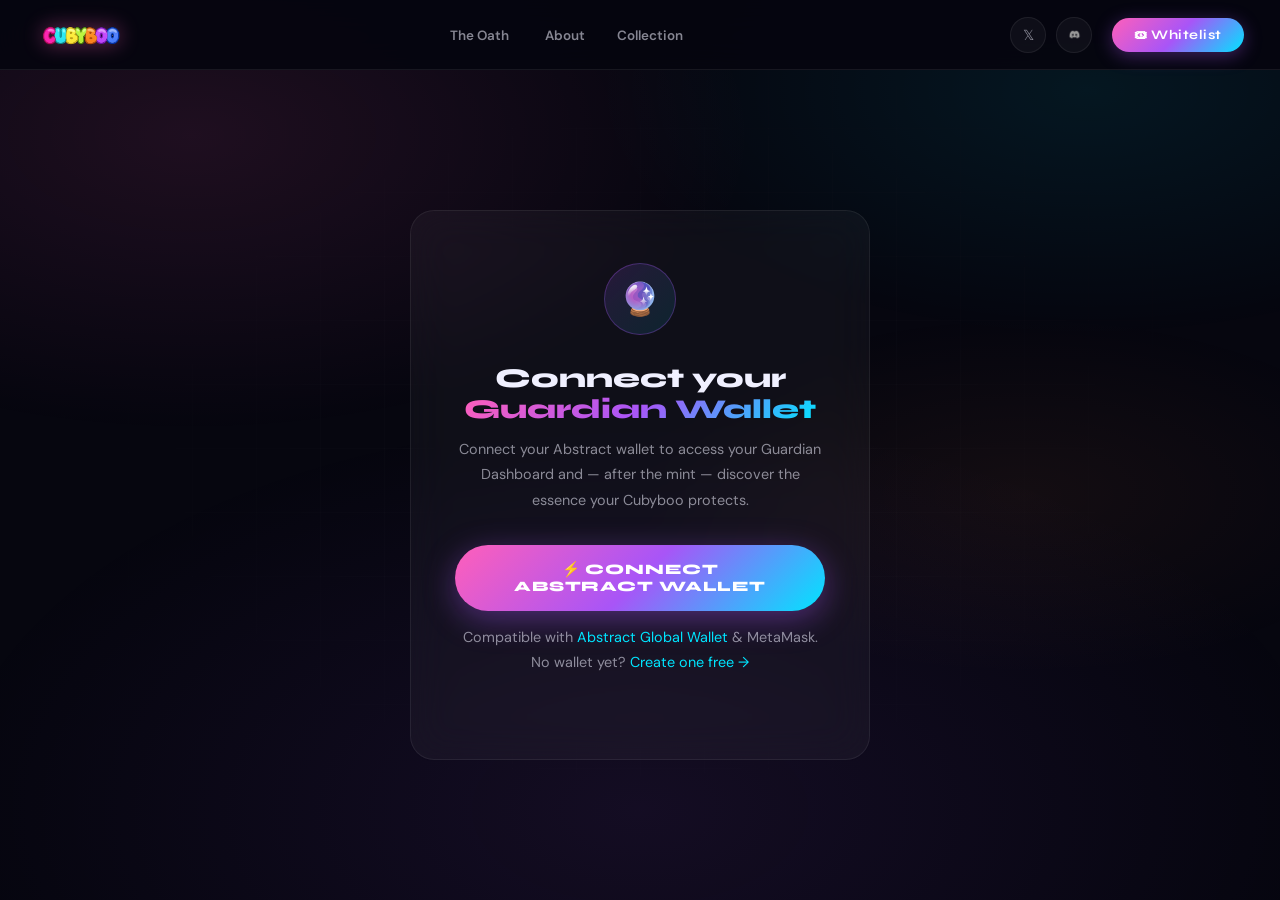
<file: dashboard.html>
<!DOCTYPE html>
<html lang="en">
<head>
  <meta charset="UTF-8">
  <meta name="viewport" content="width=device-width, initial-scale=1.0">
  <title>My Cubyboo — Dashboard</title>
  <link rel="icon" href="cubyboo-logo.png" type="image/png">
  <link rel="preconnect" href="https://fonts.googleapis.com">
  <link rel="preconnect" href="https://fonts.gstatic.com" crossorigin>
  <link href="https://fonts.googleapis.com/css2?family=Syne:wght@400;600;700;800&family=DM+Sans:wght@300;400;500;600;700&display=swap" rel="stylesheet">
  <link rel="stylesheet" href="style.css">
  <style>
    .page-body { padding-top: var(--nav-h); }

    /* ══ Connect screen ══ */
    .connect-screen {
      min-height: calc(100vh - var(--nav-h));
      display: flex; flex-direction: column;
      align-items: center; justify-content: center;
      text-align: center; padding: 40px 20px;
    }
    .connect-card { max-width: 460px; width: 100%; padding: 52px 44px; position: relative; }
    .connect-card::before {
      content:''; position:absolute; inset:0; border-radius:var(--r-lg); padding:1px;
      background:var(--grad);
      -webkit-mask:linear-gradient(#fff 0 0) content-box,linear-gradient(#fff 0 0);
      -webkit-mask-composite:xor; mask-composite:exclude; pointer-events:none;
    }
    .connect-icon {
      width:72px; height:72px; border-radius:50%;
      background:linear-gradient(135deg,rgba(168,85,247,.15),rgba(0,229,255,.1));
      border:1px solid rgba(168,85,247,.3);
      display:flex; align-items:center; justify-content:center;
      font-size:2rem; margin:0 auto 28px;
    }
    .connect-card h1 { font-family:'Syne',sans-serif; font-size:1.7rem; font-weight:800; margin-bottom:12px; line-height:1.15; }
    .connect-card > p { font-size:.9rem; color:var(--muted); line-height:1.75; margin-bottom:32px; }
    .wallet-hint { font-size:.75rem; color:var(--dim); margin-top:14px; line-height:1.5; }
    .wallet-hint a { color:var(--cyan); text-decoration:none; }
    .wallet-hint a:hover { color:var(--pink); }

    /* ══ Dashboard ══ */
    .dashboard { display:none; padding:60px 0 100px; }
    .dashboard.show { display:block; }
    .wallet-badge {
      display:inline-flex; align-items:center; gap:8px;
      padding:6px 16px 6px 8px; background:var(--surface);
      border:1px solid var(--border); border-radius:var(--r-full);
      font-size:.78rem; margin-bottom:20px;
    }
    .wallet-dot { width:8px; height:8px; border-radius:50%; background:var(--green); box-shadow:0 0 8px var(--green); flex-shrink:0; }
    .wallet-addr { font-family:monospace; color:var(--muted); }
    .btn-disconnect {
      background:transparent; border:1px solid var(--border);
      color:var(--muted); font-size:.75rem; font-weight:600;
      padding:6px 14px; border-radius:var(--r-full);
      cursor:pointer; transition:all .2s; margin-left:10px;
    }
    .btn-disconnect:hover { border-color:rgba(255,95,186,.4); color:var(--pink); }

    /* ══ State panels ══ */
    .state-panel { display:none; }
    .state-panel.active { display:block; }

    /* Pre-mint banner */
    .premint-banner {
      padding:28px 32px;
      background:linear-gradient(135deg,rgba(168,85,247,.06),rgba(0,229,255,.04));
      border:1px solid rgba(168,85,247,.2); border-radius:var(--r-lg);
      display:flex; align-items:flex-start; gap:20px; margin-bottom:32px;
    }
    .premint-banner .icon { font-size:1.8rem; flex-shrink:0; margin-top:2px; }
    .premint-banner h3 { font-family:'Syne',sans-serif; font-size:.95rem; font-weight:700; margin-bottom:6px; color:var(--purple); }
    .premint-banner p  { font-size:.83rem; color:var(--muted); line-height:1.65; }
    .premint-banner a  { color:var(--cyan); text-decoration:none; }

    /* ══ Awakening Oath card ══ */
    .oath2-card { padding:44px 40px; text-align:center; margin-bottom:32px; position:relative; overflow:hidden; }
    .oath2-card::before { content:''; position:absolute; top:0; left:0; right:0; height:2px; background:var(--grad); }
    .oath2-seal {
      width:80px; height:80px; border-radius:50%; margin:0 auto 24px;
      background:linear-gradient(135deg,rgba(168,85,247,.15),rgba(255,95,186,.1));
      border:1px solid rgba(168,85,247,.35);
      display:flex; align-items:center; justify-content:center;
      font-size:2.2rem; animation:float 4s ease-in-out infinite;
    }
    .oath2-card h2 { font-family:'Syne',sans-serif; font-size:1.5rem; font-weight:800; margin-bottom:10px; }
    .oath2-card .sub { font-size:.85rem; color:var(--muted); margin-bottom:28px; line-height:1.7; }
    .oath2-scroll {
      background:rgba(0,0,0,.28); border:1px solid var(--border);
      border-radius:var(--r-lg); padding:28px 24px; margin-bottom:24px;
      text-align:center; position:relative; overflow:hidden;
    }
    .oath2-scroll::before { content:''; position:absolute; top:0; left:0; right:0; height:1px; background:var(--grad); }
    .oath2-scroll p { font-size:.9rem; line-height:2.3; color:rgba(240,240,255,.87); white-space:pre-line; font-style:italic; }
    .oath2-scroll .sig {
      display:inline-block; margin-top:12px;
      font-family:'Syne',sans-serif; font-size:.85rem; font-weight:800; letter-spacing:.16em;
      background:var(--grad); -webkit-background-clip:text; -webkit-text-fill-color:transparent; background-clip:text;
    }
    .token-input-row { display:flex; gap:10px; margin-bottom:20px; }
    .token-input-row input {
      flex:1; padding:12px 16px; background:rgba(255,255,255,.04);
      border:1px solid var(--border); border-radius:var(--r-md);
      color:var(--text); font-family:'DM Sans',sans-serif; font-size:.93rem;
    }
    .token-input-row input:focus { outline:none; border-color:var(--cyan); box-shadow:0 0 0 3px rgba(0,229,255,.1); }
    .oath2-check {
      display:flex; align-items:flex-start; gap:12px; padding:14px 16px;
      background:var(--surface); border:1px solid var(--border); border-radius:var(--r-md);
      cursor:pointer; margin-bottom:18px; text-align:left;
    }
    .oath2-check input { width:18px; height:18px; margin-top:2px; flex-shrink:0; accent-color:var(--purple); cursor:pointer; }
    .oath2-check span { font-size:.84rem; color:var(--muted); line-height:1.5; }
    @media(max-width:560px) { .oath2-card{padding:28px 18px;} .token-input-row{flex-direction:column;} .connect-card{padding:36px 22px;} }

    /* ══ Revealed essence ══ */
    .revealed-hero { text-align:center; margin-bottom:40px; }
    .essence-orb-lg {
      width:160px; height:160px; border-radius:50%;
      display:flex; align-items:center; justify-content:center;
      font-size:4rem; margin:0 auto 24px; border:2px solid;
      position:relative; animation:float 4s ease-in-out infinite;
    }
    .orb-glow { position:absolute; inset:-20px; border-radius:50%; filter:blur(30px); opacity:.35; pointer-events:none; }
    .essence-name-big { font-family:'Syne',sans-serif; font-size:2.2rem; font-weight:800; margin-bottom:6px; }
    .essence-category-badge {
      display:inline-flex; align-items:center; gap:6px;
      padding:4px 14px; border-radius:var(--r-full);
      font-size:.72rem; font-weight:800; letter-spacing:.12em;
      text-transform:uppercase; margin-bottom:18px;
    }
    .essence-desc { font-size:.9rem; color:var(--muted); line-height:1.8; max-width:480px; margin:0 auto; }
    .essence-details { display:grid; grid-template-columns:1fr 1fr; gap:14px; margin-bottom:32px; }
    @media(max-width:560px) { .essence-details{grid-template-columns:1fr;} }
    .essence-detail-card { padding:22px 20px; }
    .detail-label { font-size:.7rem; font-weight:800; letter-spacing:.1em; text-transform:uppercase; color:var(--dim); margin-bottom:8px; }
    .detail-value { font-family:'Syne',sans-serif; font-size:1rem; font-weight:700; }
    .void-banner {
      padding:32px; text-align:center;
      background:rgba(0,0,0,.4); border:1px solid rgba(255,255,255,.06);
      border-radius:var(--r-lg); margin-bottom:32px;
    }
    .void-banner .void-icon { font-size:3rem; margin-bottom:16px; }
    .void-banner h3 { font-family:'Syne',sans-serif; font-size:1.1rem; font-weight:800; margin-bottom:8px; color:rgba(240,240,255,.5); }
    .void-banner p  { font-size:.85rem; color:var(--dim); line-height:1.75; max-width:400px; margin:0 auto; }

    /* ══ Stats ══ */
    .stats-row { display:grid; grid-template-columns:repeat(3,1fr); gap:14px; margin-bottom:32px; }
    @media(max-width:560px) { .stats-row{grid-template-columns:1fr 1fr;} }
    .stat-card { padding:22px 18px; text-align:center; }
    .stat-val { font-family:'Syne',sans-serif; font-size:1.4rem; font-weight:800; background:var(--grad2); -webkit-background-clip:text; -webkit-text-fill-color:transparent; background-clip:text; }
    .stat-label { font-size:.72rem; color:var(--dim); font-weight:700; letter-spacing:.08em; text-transform:uppercase; margin-top:4px; }

    /* ══ Journey ══ */
    .journey-title { font-family:'Syne',sans-serif; font-size:1.1rem; font-weight:800; margin-bottom:18px; }
    .journey-list { display:flex; flex-direction:column; gap:10px; }
    .journey-item {
      display:flex; align-items:center; gap:14px; padding:14px 18px;
      background:var(--surface); border:1px solid var(--border); border-radius:var(--r-md);
      font-size:.83rem; color:var(--muted);
    }
    .journey-item .j-icon { font-size:1.1rem; flex-shrink:0; }
    .journey-item .j-label { flex:1; }
    .journey-item .j-status { font-size:.68rem; font-weight:800; letter-spacing:.1em; text-transform:uppercase; }
    .journey-item.done   { border-color:rgba(77,255,160,.2); }
    .journey-item.done   .j-status { color:var(--green); }
    .journey-item.soon   .j-status { color:var(--orange); }
    .journey-item.future .j-status { color:var(--dim); }

    /* ══ Buttons ══ */
    .btn-wallet {
      display:inline-flex; align-items:center; gap:12px; padding:16px 36px;
      border-radius:var(--r-full); background:var(--grad); color:#fff;
      font-family:'Syne',sans-serif; font-size:.9rem; font-weight:800;
      letter-spacing:.06em; text-transform:uppercase; border:none; cursor:pointer;
      width:100%; justify-content:center; box-shadow:0 8px 32px rgba(168,85,247,.4);
      transition:all .3s cubic-bezier(.34,1.56,.64,1);
    }
    .btn-wallet:hover { transform:translateY(-3px) scale(1.02); box-shadow:0 16px 48px rgba(168,85,247,.6); }
    .btn-wallet:disabled { opacity:.5; cursor:not-allowed; transform:none; box-shadow:none; }
    .spinner {
      width:18px; height:18px; border:2px solid rgba(255,255,255,.3);
      border-top-color:#fff; border-radius:50%; animation:spin .7s linear infinite; display:none; flex-shrink:0;
    }

    /* ══ Reveal animation ══ */
    @keyframes revealIn { 0%{opacity:0;transform:scale(.7) rotate(-8deg);} 60%{transform:scale(1.08) rotate(2deg);} 100%{opacity:1;transform:scale(1) rotate(0);} }
    .reveal-animate { animation:revealIn .9s cubic-bezier(.34,1.56,.64,1) forwards; }
    @keyframes spin  { to{transform:rotate(360deg);} }
    @keyframes float { 0%,100%{transform:translateY(0);} 50%{transform:translateY(-10px);} }
  </style>
</head>
<body>
<div class="bg-layer"><div class="bg-mesh"></div><div class="bg-grid"></div></div>
<div class="particles" id="js-particles"></div>

<nav class="navbar solid" id="js-navbar">
  <a href="index.html" class="nav-logo"><img src="cubyboo-logo.png" alt="Cubyboo"></a>
  <ul class="nav-links">
    <li><a href="home.html" data-i18n="nav_oath">The Oath</a></li>
    <li><a href="whitelist.html" id="nav-wl" style="display:none;" data-i18n="nav_whitelist">Whitelist</a></li>
    <li><a href="about.html" data-i18n="nav_about">About</a></li>
    <li><a href="collection.html" data-i18n="nav_collection">Collection</a></li>
    <li><a href="dashboard.html" class="active" id="nav-dashboard" style="display:none;">🐻 My Cubyboo</a></li>
  </ul>
  <div class="nav-right">
    <a href="https://twitter.com/Cubyboo_NFT" class="nav-social" target="_blank" rel="noopener">𝕏</a>
    <a href="#" class="nav-social" data-soon onclick="return false;"><img src="discord-icon.png" alt="Discord"></a>
    <div id="lang-selector"></div>
    <a href="whitelist.html" class="nav-cta" id="nav-cta" data-i18n="nav_wl_btn">🎟 Whitelist</a>
  </div>
  <div class="nav-burger" id="js-burger"><span></span><span></span><span></span></div>
</nav>
<div class="nav-mobile" id="js-mobile-menu">
  <a href="home.html" data-i18n="nav_oath">The Oath</a>
  <a href="whitelist.html" id="mob-wl" style="display:none;color:var(--purple);font-weight:700;" data-i18n="nav_wl_btn">🎟 Whitelist</a>
  <a href="about.html" data-i18n="nav_about">About</a>
  <a href="collection.html" data-i18n="nav_collection">Collection</a>
  <a href="dashboard.html" id="mob-dashboard" style="display:none;color:var(--cyan);font-weight:700;">🐻 My Cubyboo</a>
  <div id="lang-selector-mobile" style="padding:10px 4px;"></div>
</div>

<div class="wrapper page-body">

  <!-- CONNECT SCREEN -->
  <div class="connect-screen" id="js-connect-screen">
    <div class="card connect-card">
      <div class="connect-icon">🔮</div>
      <h1>Connect your<br><span class="grad-text">Guardian Wallet</span></h1>
      <p>Connect your Abstract wallet to access your Guardian Dashboard and — after the mint — discover the essence your Cubyboo protects.</p>
      <button class="btn-wallet" id="js-connect-btn" onclick="connectWallet()">
        <span class="spinner" id="connect-spinner"></span>
        <span id="connect-label">⚡ Connect Abstract Wallet</span>
      </button>
      <p class="wallet-hint">
        Compatible with <a href="https://abs.xyz" target="_blank" rel="noopener">Abstract Global Wallet</a> &amp; MetaMask.<br>
        No wallet yet? <a href="https://abs.xyz" target="_blank" rel="noopener">Create one free →</a>
      </p>
    </div>
  </div>

  <!-- DASHBOARD -->
  <div class="dashboard" id="js-dashboard">
    <div class="container--md">

      <!-- Header -->
      <div style="margin-bottom:40px;" class="reveal">
        <span class="eyebrow eyebrow--purple" style="margin-bottom:16px;display:inline-flex;"><span class="eyebrow-dot"></span> Guardian Dashboard</span>
        <div style="display:flex;align-items:center;gap:10px;flex-wrap:wrap;">
          <div class="wallet-badge">
            <span class="wallet-dot"></span>
            <span class="wallet-addr" id="js-wallet-addr">0x0000…0000</span>
          </div>
          <button class="btn-disconnect" onclick="disconnectWallet()">Disconnect</button>
        </div>
      </div>

      <!-- Stats -->
      <div class="stats-row reveal rd-1">
        <div class="card stat-card"><div class="stat-val" id="stat-cubyboo">0</div><div class="stat-label">Cubyboo owned</div></div>
        <div class="card stat-card"><div class="stat-val">Phase 2</div><div class="stat-label">Current phase</div></div>
        <div class="card stat-card"><div class="stat-val" id="stat-wl">—</div><div class="stat-label">WL status</div></div>
      </div>

      <div class="divider" style="margin-bottom:32px;"></div>

      <!-- ── Panel: PRE-MINT ── -->
      <div class="state-panel active" id="panel-premint">
        <div class="premint-banner reveal">
          <div class="icon">⏳</div>
          <div>
            <h3>Mint not yet open — Your essence is sealed</h3>
            <p>Your Guardian wallet is registered. Once the mint goes live on Abstract, return here and sign the <strong style="color:var(--purple);">Awakening Oath</strong> to reveal forever the essence your Cubyboo protects. Follow <a href="https://twitter.com/Cubyboo_NFT" target="_blank" rel="noopener">𝕏 @Cubyboo_NFT</a> for the announcement.</p>
          </div>
        </div>
      </div>

      <!-- ── Panel: AWAKENING OATH ── -->
      <div class="state-panel" id="panel-oath2">
        <div class="card oath2-card reveal">
          <div class="oath2-seal">🔮</div>
          <h2>The <span class="grad-text">Awakening Oath</span></h2>
          <p class="sub">You hold a Cubyboo. Its essence is sealed, waiting for your voice.<br>Speak the Awakening Oath — your wallet signs it, no gas required.</p>
          <div class="oath2-scroll">
            <p>I, Guardian,
have proven my worth.

I now call upon the Primal Prism
to reveal the essence entrusted to my Cubyboo.

I accept this bond without condition.
I vow to carry this essence,
to show it to the world,
for as long as I remain its Guardian.

What I now reveal
shall never be hidden again.</p>
            <span class="sig">THE ESSENCE AWAKENS</span>
          </div>
          <div class="token-input-row">
            <input type="number" id="js-token-id" placeholder="Your token ID — e.g. 42" min="1" max="2222">
          </div>
          <label class="oath2-check">
            <input type="checkbox" id="js-oath2-check" onchange="document.getElementById('js-reveal-btn').disabled=!this.checked;">
            <span>I solemnly speak this Awakening Oath and accept the essence of my Cubyboo, whatever it may be, forever.</span>
          </label>
          <button class="btn btn-primary btn-full" id="js-reveal-btn" disabled onclick="revealEssence()">
            🔮 Reveal My Essence
          </button>
          <p style="font-size:.75rem;color:var(--dim);margin-top:14px;line-height:1.5;">No transaction — just a wallet signature to prove you are the Guardian.</p>
        </div>
      </div>

      <!-- ── Panel: REVEALED ── -->
      <div class="state-panel" id="panel-revealed">
        <div class="revealed-hero reveal" id="js-revealed-hero">
          <div class="essence-orb-lg" id="js-orb">
            <div class="orb-glow" id="js-orb-glow"></div>
            <span style="position:relative;z-index:1;" id="js-orb-emoji">✨</span>
          </div>
          <div class="essence-name-big grad-text" id="js-essence-name">—</div>
          <div class="essence-category-badge" id="js-essence-cat-badge">—</div>
          <div class="essence-desc" id="js-essence-desc">—</div>
        </div>
        <div class="void-banner" id="js-void-banner" style="display:none;">
          <div class="void-icon">⬛</div>
          <h3>You carry The Void</h3>
          <p>Your Cubyboo is one of the 22 rare Black Bears — guardians of nothingness itself. No color. No element. No emotion. Just pure, absolute presence beyond all essence.</p>
        </div>
        <div class="essence-details reveal rd-1">
          <div class="card essence-detail-card"><div class="detail-label">Category</div><div class="detail-value" id="js-detail-cat">—</div></div>
          <div class="card essence-detail-card"><div class="detail-label">Token ID</div><div class="detail-value" id="js-detail-token">—</div></div>
          <div class="card essence-detail-card"><div class="detail-label">Guardians of this essence</div><div class="detail-value" id="js-detail-count">100</div></div>
          <div class="card essence-detail-card"><div class="detail-label">Oath signed</div><div class="detail-value" style="color:var(--green);">✓ Awakening Oath</div></div>
        </div>
        <div class="divider" style="margin-bottom:32px;"></div>
      </div>

      <!-- Journey (always visible) -->
      <div class="reveal rd-2">
        <div class="journey-title">Your Guardian journey</div>
        <div class="journey-list">
          <div class="journey-item done"><span class="j-icon">⚔️</span><span class="j-label">Signed the Guardian's Oath</span><span class="j-status">Done ✓</span></div>
          <div class="journey-item" id="j-wl"><span class="j-icon">🎟</span><span class="j-label">Registered for Whitelist</span><span class="j-status" id="j-wl-s">Checking…</span></div>
          <div class="journey-item soon"><span class="j-icon">🔥</span><span class="j-label">Mint on Abstract — secure your Cubyboo</span><span class="j-status">Soon</span></div>
          <div class="journey-item future" id="j-oath2"><span class="j-icon">🔮</span><span class="j-label">Awakening Oath — reveal your essence</span><span class="j-status" id="j-oath2-s">After mint</span></div>
          <div class="journey-item future"><span class="j-icon">🌈</span><span class="j-label">Prismatic Sanctuary — holders-only Discord</span><span class="j-status">Phase 4</span></div>
        </div>
      </div>

    </div>
  </div>

  <footer class="site-footer" id="js-footer" style="display:none;">
    <div class="divider" style="margin-bottom:36px;"></div>
    <div class="container">
      <ul class="social-list" style="margin-bottom:22px;">
        <li><a href="https://twitter.com/Cubyboo_NFT" class="social-link" target="_blank" rel="noopener">𝕏</a></li>
        <li><a href="#" class="social-link" data-soon onclick="return false;"><img src="discord-icon.png" alt="Discord"></a></li>
        <li><a href="#" class="social-link" data-soon onclick="return false;"><img src="opensea-icon.png" alt="OpenSea"></a></li>
      </ul>
      <div class="footer-bottom">
        <p data-i18n="footer_copy">© 2026 Cubyboo · What we cherish exists.</p>
        <span class="chain-badge"><img src="abstract-icon.png" alt="Abstract" onerror="this.style.display='none'"> Abstract</span>
      </div>
    </div>
  </footer>
</div>

<script>
// ══ CONFIG — à modifier après déploiement ════════════════════════════════════
const WORKER_URL  = 'https://cubyboo-essence.cubyboonft.workers.dev';
const MINT_IS_LIVE = false; // passer à true après le mint

// ══ STATE ════════════════════════════════════════════════════════════════════
let walletAddress = null;

// ══ UTILS ════════════════════════════════════════════════════════════════════
const shortAddr = a => a.slice(0,6) + '…' + a.slice(-4);

function showPanel(id) {
  document.querySelectorAll('.state-panel').forEach(p => p.classList.remove('active'));
  document.getElementById(id).classList.add('active');
}

function revealAnimations() {
  setTimeout(() => document.querySelectorAll('.reveal').forEach(el => el.classList.add('visible')), 100);
}

// ══ WALLET ═══════════════════════════════════════════════════════════════════
window.connectWallet = async function() {
  const btn      = document.getElementById('js-connect-btn');
  const spinner  = document.getElementById('connect-spinner');
  const label    = document.getElementById('connect-label');
  btn.disabled = true; spinner.style.display = 'block'; label.style.opacity = '.6';
  try {
    if (!window.ethereum) { alert('No wallet detected. Please install MetaMask or the Abstract wallet extension.'); return; }
    const accounts = await window.ethereum.request({ method: 'eth_requestAccounts' });
    if (accounts?.[0]) showDashboard(accounts[0]);
  } catch(err) {
    if (err.code !== 4001) alert('Connection failed. Please try again.');
  } finally {
    btn.disabled = false; spinner.style.display = 'none'; label.style.opacity = '1';
  }
};

function showDashboard(address) {
  walletAddress = address;
  localStorage.setItem('cubyboo_wallet', address);
  document.getElementById('js-connect-screen').style.display = 'none';
  document.getElementById('js-dashboard').classList.add('show');
  document.getElementById('js-footer').style.display = '';
  document.getElementById('js-wallet-addr').textContent = shortAddr(address);
  document.getElementById('nav-dashboard').style.display = '';
  document.getElementById('mob-dashboard').style.display = '';

  // WL status
  const wlS = document.getElementById('j-wl-s'), wlItem = document.getElementById('j-wl');
  if (localStorage.getItem('cubyboo_wl_submitted') === 'true') {
    wlS.textContent = 'Registered ✓'; wlS.style.color = 'var(--green)';
    wlItem.classList.add('done');
    document.getElementById('stat-wl').textContent = 'WL ✓';
  } else {
    wlS.textContent = 'Not registered'; wlS.style.color = 'var(--orange)';
    wlItem.classList.add('soon');
  }

  // Essence déjà révélée ?
  const proof   = localStorage.getItem('cubyboo_essence_proof');
  const tokenId = localStorage.getItem('cubyboo_token_id');
  if (proof && tokenId) { verifyStored(address, tokenId, proof); return; }

  showPanel(MINT_IS_LIVE ? 'panel-oath2' : 'panel-premint');
  revealAnimations();
}

window.disconnectWallet = function() {
  walletAddress = null;
  localStorage.removeItem('cubyboo_wallet');
  document.getElementById('js-connect-screen').style.display = '';
  document.getElementById('js-dashboard').classList.remove('show');
  document.getElementById('js-footer').style.display = 'none';
  document.getElementById('nav-dashboard').style.display = 'none';
  document.getElementById('mob-dashboard').style.display = 'none';
};

// ══ AWAKENING OATH ═══════════════════════════════════════════════════════════
window.revealEssence = async function() {
  const tokenId = document.getElementById('js-token-id').value.trim();
  if (!tokenId || tokenId < 1 || tokenId > 2222) { alert('Please enter a valid token ID between 1 and 2222.'); return; }
  const btn = document.getElementById('js-reveal-btn');
  btn.disabled = true; btn.textContent = '⏳ Awaiting signature…';
  try {
    // 1. Signature wallet (pas de gas)
    const message   = `I reveal my Cubyboo essence. Token: ${tokenId}`;
    const signature = await window.ethereum.request({ method:'personal_sign', params:[message, walletAddress] });
    btn.textContent = '🔮 Consulting the Prism…';
    // 2. Appel Worker
    const res  = await fetch(WORKER_URL, {
      method:'POST', headers:{'Content-Type':'application/json'},
      body: JSON.stringify({ action:'reveal', wallet:walletAddress, tokenId:Number(tokenId), signature }),
    });
    const data = await res.json();
    if (!data.success) throw new Error(data.error || 'Worker error');
    // 3. Stocker le proof
    localStorage.setItem('cubyboo_essence_proof', data.proof);
    localStorage.setItem('cubyboo_token_id', tokenId);
    // 4. Afficher
    displayEssence(data.essence, tokenId, true);
  } catch(err) {
    if (err.code === 4001) { alert('Signature refused. You must sign the Awakening Oath to reveal your essence.'); }
    else { alert('Error: ' + (err.message || 'Unknown')); }
    btn.disabled = false;
    btn.textContent = '🔮 Reveal My Essence';
    document.getElementById('js-oath2-check').checked = false;
  }
};

async function verifyStored(wallet, tokenId, proof) {
  try {
    const res  = await fetch(WORKER_URL, {
      method:'POST', headers:{'Content-Type':'application/json'},
      body: JSON.stringify({ action:'verify', wallet, tokenId:Number(tokenId), proof }),
    });
    const data = await res.json();
    if (data.success) { displayEssence(data.essence, tokenId, false); return; }
    localStorage.removeItem('cubyboo_essence_proof');
    localStorage.removeItem('cubyboo_token_id');
  } catch { /* réseau indisponible */ }
  showPanel(MINT_IS_LIVE ? 'panel-oath2' : 'panel-premint');
  revealAnimations();
}

function displayEssence(essence, tokenId, animate) {
  showPanel('panel-revealed');
  // Orb
  const orb = document.getElementById('js-orb');
  orb.style.background  = essence.color + '18';
  orb.style.borderColor = essence.color + '66';
  document.getElementById('js-orb-glow').style.background  = essence.color;
  document.getElementById('js-orb-emoji').textContent       = essence.emoji;
  // Textes
  document.getElementById('js-essence-name').textContent    = essence.name;
  document.getElementById('js-essence-desc').textContent    = essence.description;
  document.getElementById('js-detail-cat').textContent      = essence.category;
  document.getElementById('js-detail-token').textContent    = '#' + tokenId;
  document.getElementById('js-detail-count').textContent    = essence.isVoid ? '22' : '100';
  // Badge catégorie
  const badge = document.getElementById('js-essence-cat-badge');
  badge.textContent        = essence.category;
  badge.style.background   = essence.color + '20';
  badge.style.border       = '1px solid ' + essence.color + '44';
  badge.style.color        = essence.color;
  // Void
  document.getElementById('js-void-banner').style.display = essence.isVoid ? '' : 'none';
  // Stats
  document.getElementById('stat-cubyboo').textContent = '1';
  // Journey
  const j = document.getElementById('j-oath2'), js = document.getElementById('j-oath2-s');
  j.classList.remove('future','soon'); j.classList.add('done');
  js.textContent = 'Revealed ✓'; js.style.color = 'var(--green)';
  // Animation
  if (animate) {
    const hero = document.getElementById('js-revealed-hero');
    hero.classList.add('reveal-animate');
    setTimeout(() => hero.classList.remove('reveal-animate'), 1000);
  }
  revealAnimations();
}

// ══ INIT ═════════════════════════════════════════════════════════════════════
(function(){
  const el = document.getElementById('js-particles');
  const c  = ['#FF5FBA','#00E5FF','#FFE040','#4DFFA0','#A855F7'];
  for(let i=0;i<28;i++){
    const p=document.createElement('div'); p.className='particle';
    const s=Math.random()*4+2;
    p.style.cssText=`width:${s}px;height:${s}px;left:${Math.random()*100}%;background:${c[Math.floor(Math.random()*c.length)]};animation-delay:${Math.random()*20}s;animation-duration:${Math.random()*12+10}s;`;
    el.appendChild(p);
  }
  window.addEventListener('scroll',()=>document.getElementById('js-navbar').classList.toggle('scrolled',window.scrollY>10),{passive:true});
  document.getElementById('js-burger').addEventListener('click',()=>document.getElementById('js-mobile-menu').classList.toggle('open'));
  document.querySelectorAll('.nav-mobile a').forEach(a=>a.addEventListener('click',()=>document.getElementById('js-mobile-menu').classList.remove('open')));
  const obs=new IntersectionObserver(e=>e.forEach(x=>{if(x.isIntersecting)x.target.classList.add('visible');}),{threshold:.1});
  document.querySelectorAll('.reveal').forEach(el=>obs.observe(el));
})();
</script>

<script src="i18n.js"></script>
<script>
LangManager.init();
if(localStorage.getItem('cubyboo_oath_signed')==='true'){
  document.getElementById('nav-wl').style.display='';
  document.getElementById('mob-wl').style.display='';
  document.getElementById('nav-cta').href='whitelist.html';
}
if(localStorage.getItem('cubyboo_wallet')){
  document.getElementById('nav-dashboard').style.display='';
  document.getElementById('mob-dashboard').style.display='';
}
// Auto-reconnect
const _saved = localStorage.getItem('cubyboo_wallet');
if (_saved) showDashboard(_saved);
</script>
</body>
</html>
</file>
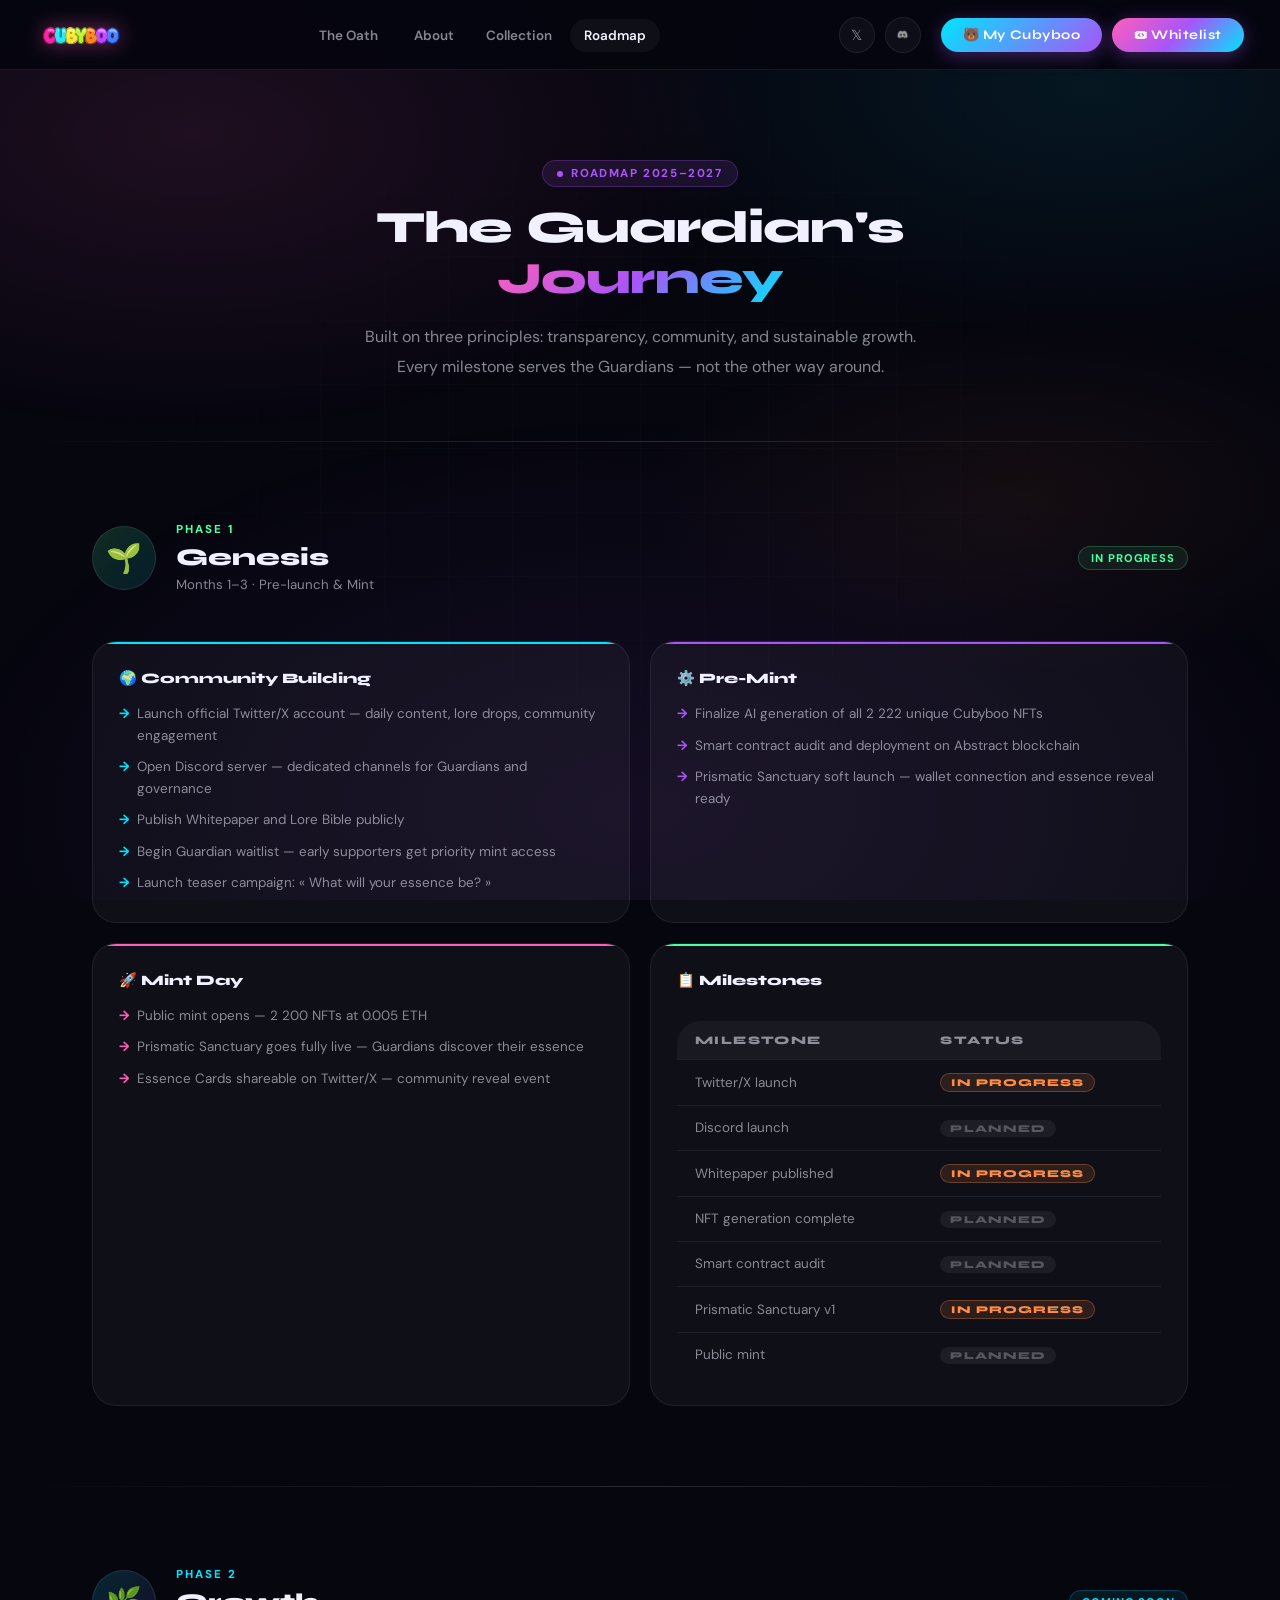
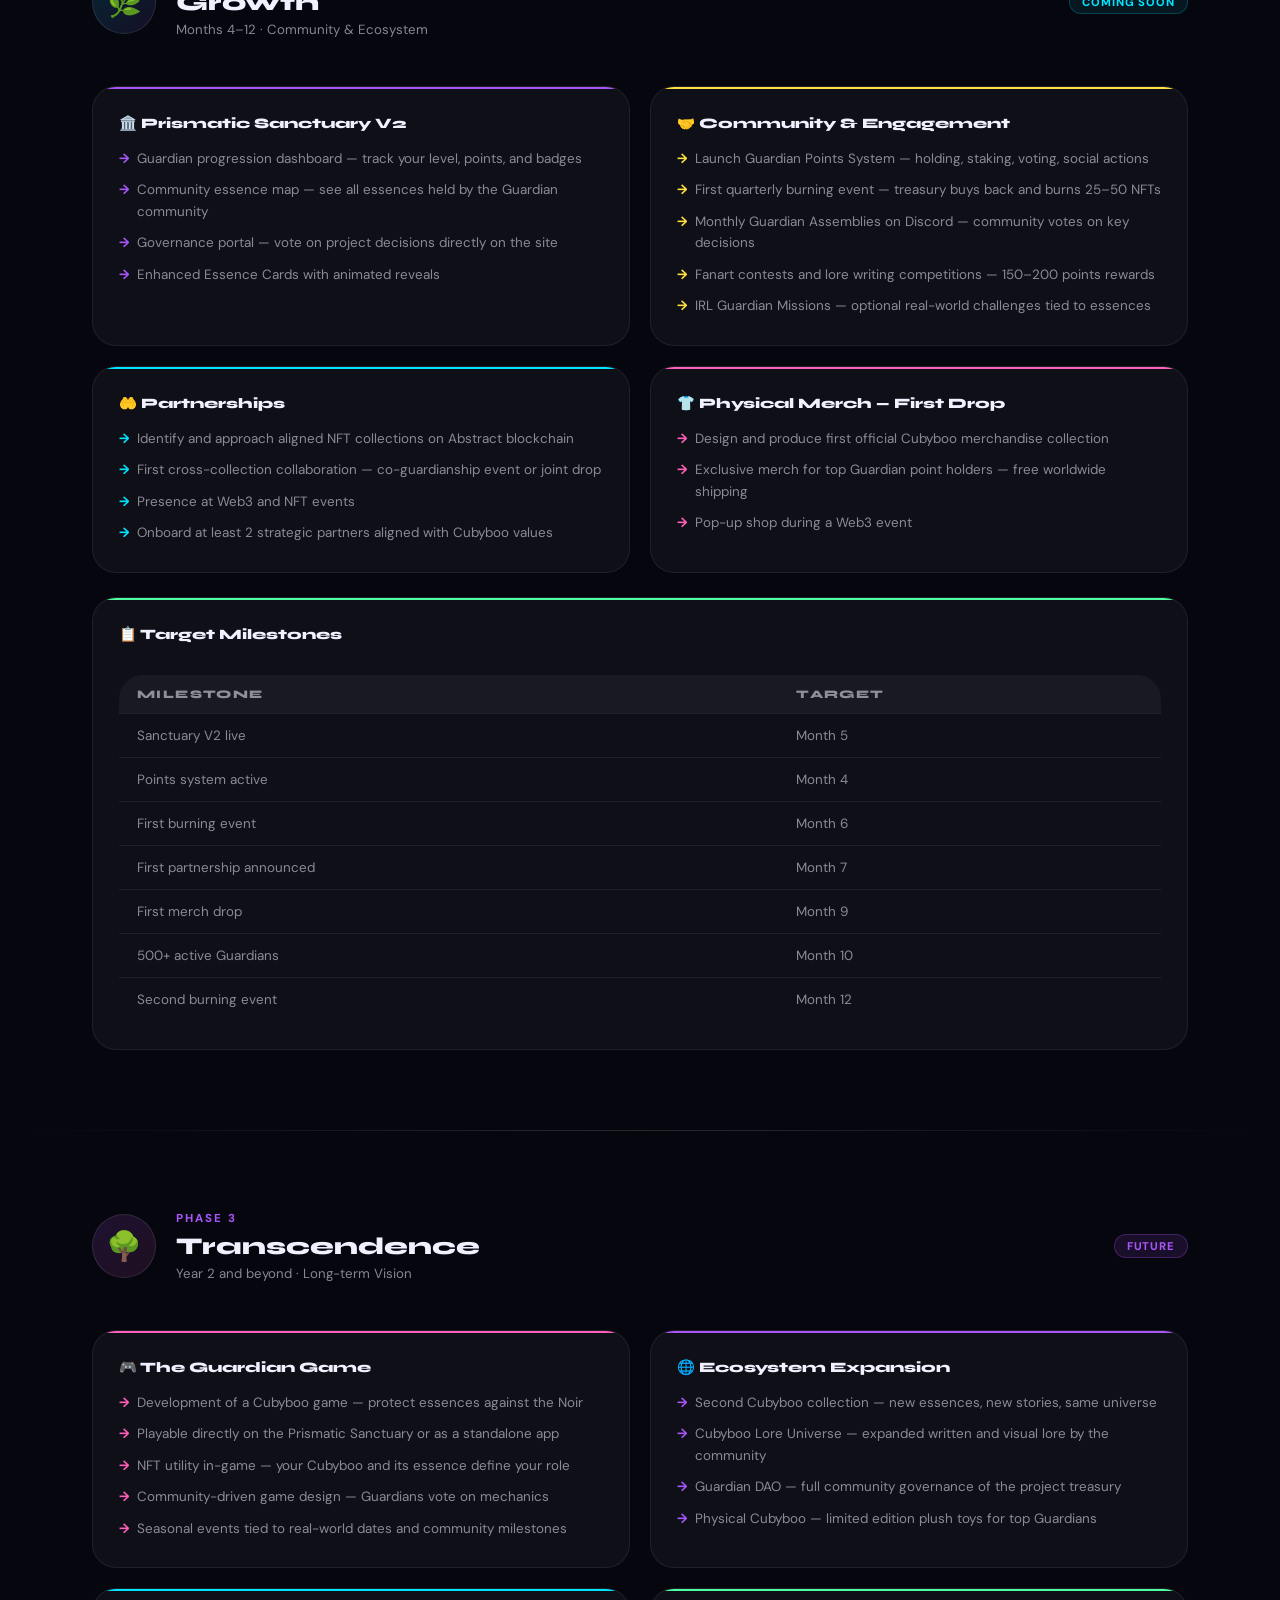
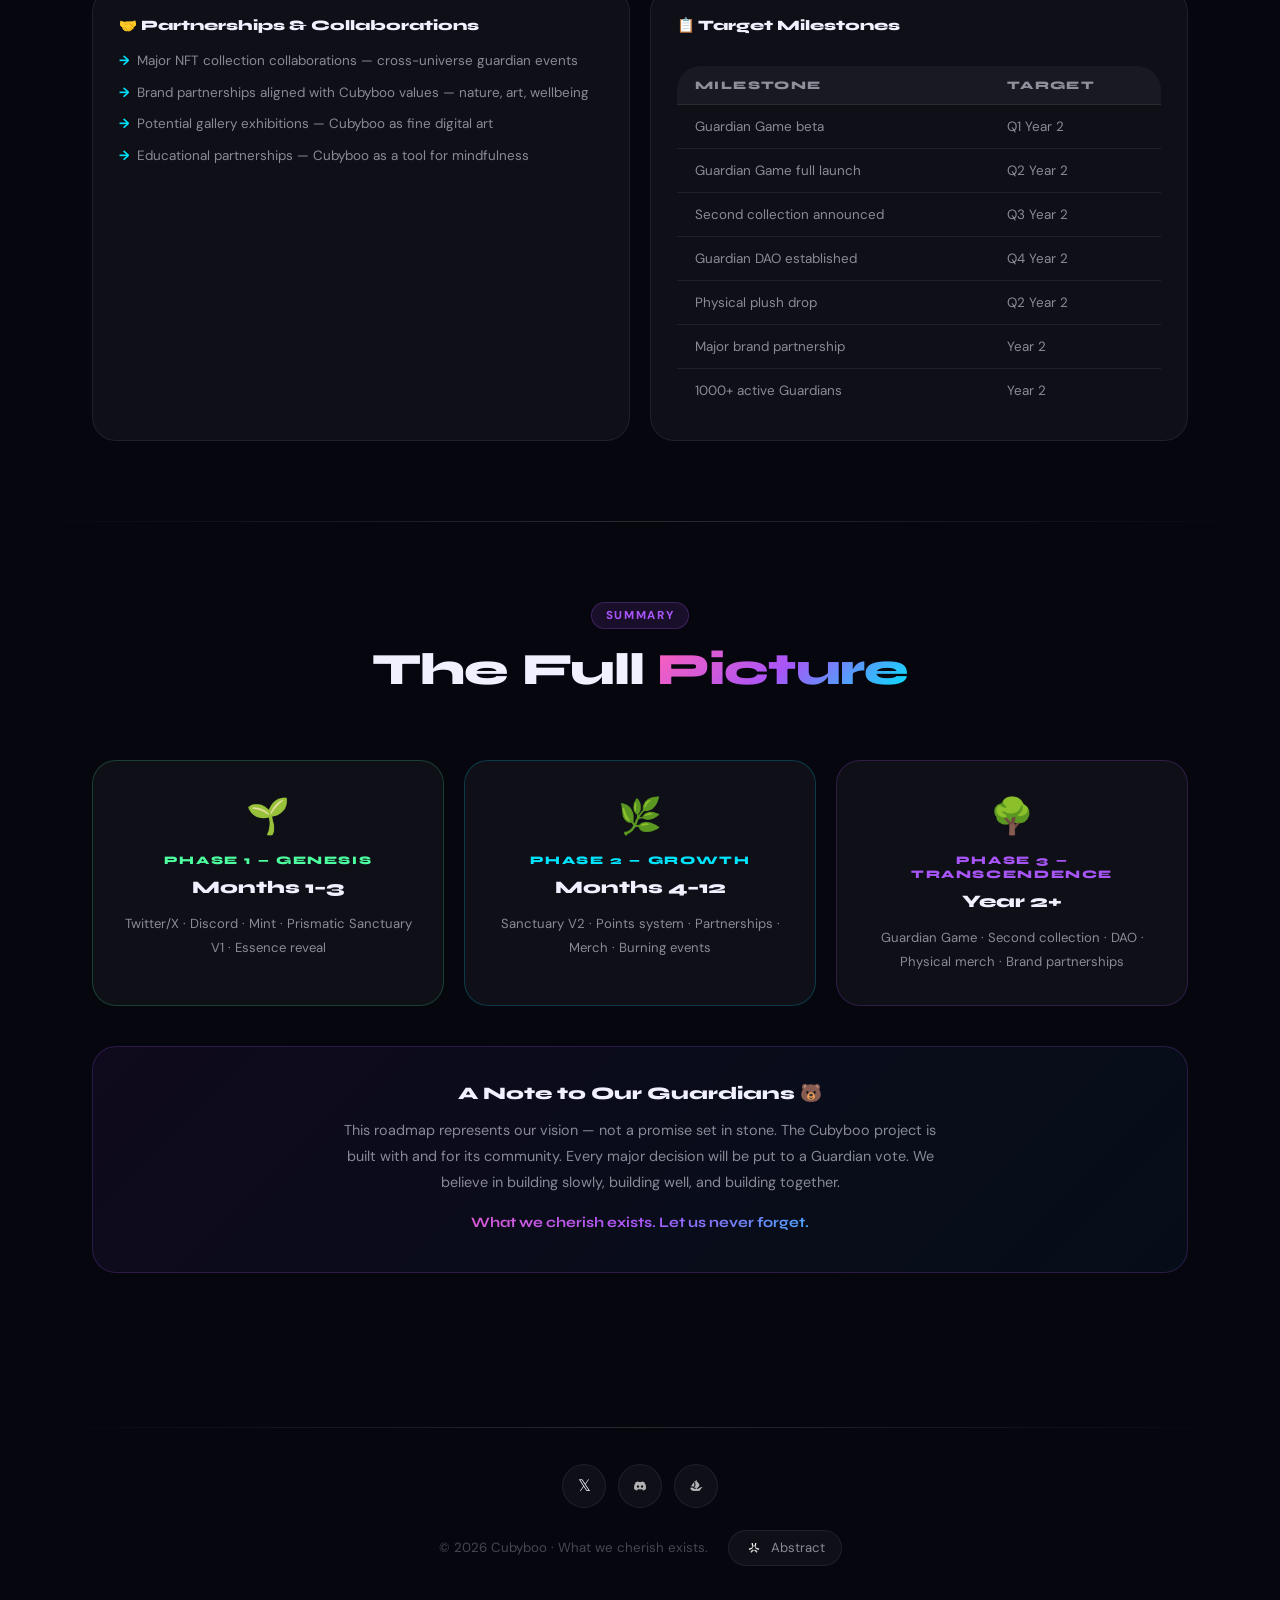
<file: roadmap.html>
<!DOCTYPE html>
<html lang="en">
<head>
  <meta charset="UTF-8">
  <meta name="viewport" content="width=device-width, initial-scale=1.0">
  <title>Roadmap — Cubyboo</title>
  <link rel="icon" href="cubyboo-logo.png" type="image/png">
  <link rel="preconnect" href="https://fonts.googleapis.com">
  <link rel="preconnect" href="https://fonts.gstatic.com" crossorigin>
  <link href="https://fonts.googleapis.com/css2?family=Syne:wght@400;600;700;800&family=DM+Sans:wght@300;400;500;600;700&display=swap" rel="stylesheet">
  <link rel="stylesheet" href="style.css">
  <style>
    .page-body{padding-top:var(--nav-h);}

    /* ── Hero ── */
    .rm-hero{padding:90px 0 60px;text-align:center;}
    .rm-hero h1{margin-top:16px;margin-bottom:18px;}
    .rm-hero p{font-size:1rem;color:var(--muted);max-width:560px;margin:0 auto;line-height:1.85;}

    /* ── Phase sections ── */
    .phase-section{padding:80px 0;}
    .phase-header{display:flex;align-items:center;gap:20px;margin-bottom:48px;}
    .phase-icon{width:64px;height:64px;border-radius:50%;display:flex;align-items:center;justify-content:center;font-size:1.8rem;flex-shrink:0;border:1px solid rgba(255,255,255,.1);}
    .phase-header-text{}
    .phase-number{font-size:.72rem;font-weight:800;letter-spacing:.18em;text-transform:uppercase;margin-bottom:6px;}
    .phase-title{font-family:'Syne',sans-serif;font-size:1.5rem;font-weight:800;}
    .phase-period{font-size:.83rem;color:var(--muted);margin-top:4px;}

    /* ── Milestone columns ── */
    .milestone-cols{display:grid;grid-template-columns:1fr 1fr;gap:20px;}
    @media(max-width:700px){.milestone-cols{grid-template-columns:1fr;}}

    .milestone-block{padding:28px 26px;border-radius:var(--r-lg);background:var(--surface);border:1px solid var(--border);position:relative;overflow:hidden;}
    .milestone-block::before{content:'';position:absolute;top:0;left:0;right:0;height:2px;background:var(--block-color,var(--grad));}
    .milestone-block h3{font-family:'Syne',sans-serif;font-size:.9rem;font-weight:800;margin-bottom:16px;color:var(--text);}
    .milestone-list{list-style:none;display:flex;flex-direction:column;gap:10px;}
    .milestone-list li{font-size:.84rem;color:var(--muted);line-height:1.6;padding-left:18px;position:relative;}
    .milestone-list li::before{content:'→';position:absolute;left:0;color:var(--block-color,var(--purple));font-weight:700;}

    /* ── Status table ── */
    .status-table{width:100%;border-collapse:collapse;margin-top:32px;border-radius:var(--r-lg);overflow:hidden;}
    .status-table th{text-align:left;padding:12px 18px;background:rgba(255,255,255,.04);font-family:'Syne',sans-serif;font-size:.72rem;font-weight:800;letter-spacing:.12em;text-transform:uppercase;color:var(--muted);border-bottom:1px solid var(--border);}
    .status-table td{padding:13px 18px;font-size:.84rem;color:var(--muted);border-bottom:1px solid var(--border);}
    .status-table tr:last-child td{border-bottom:none;}
    .status-table tbody tr:hover td{background:rgba(255,255,255,.02);}
    .status-badge{display:inline-flex;padding:2px 10px;border-radius:var(--r-full);font-size:.65rem;font-weight:800;letter-spacing:.1em;text-transform:uppercase;}
    .s-planned{background:rgba(240,240,255,.06);color:var(--dim);}
    .s-inprogress{background:rgba(255,140,66,.12);color:var(--orange);border:1px solid rgba(255,140,66,.3);}
    .s-done{background:rgba(77,255,160,.08);color:var(--green);border:1px solid rgba(77,255,160,.2);}
    .s-future{background:rgba(168,85,247,.08);color:var(--purple);border:1px solid rgba(168,85,247,.2);}

    /* ── Summary ── */
    .summary-section{padding:80px 0 110px;}
    .summary-grid{display:grid;grid-template-columns:repeat(3,1fr);gap:20px;}
    @media(max-width:700px){.summary-grid{grid-template-columns:1fr;}}
    .summary-card{padding:32px 26px;border-radius:var(--r-lg);background:var(--surface);border:1px solid var(--border);text-align:center;}
    .summary-phase{font-family:'Syne',sans-serif;font-size:.72rem;font-weight:800;letter-spacing:.14em;text-transform:uppercase;margin-bottom:10px;}
    .summary-period{font-family:'Syne',sans-serif;font-size:1.1rem;font-weight:800;margin-bottom:14px;}
    .summary-items{font-size:.82rem;color:var(--muted);line-height:1.8;}

    /* ── Note ── */
    .note-section{padding:0 0 80px;}
    .note-box{padding:36px 40px;border-radius:var(--r-lg);background:linear-gradient(135deg,rgba(168,85,247,.06),rgba(0,229,255,.04));border:1px solid rgba(168,85,247,.2);text-align:center;}
    .note-box h3{font-family:'Syne',sans-serif;font-size:1.1rem;font-weight:800;margin-bottom:14px;}
    .note-box p{font-size:.9rem;color:var(--muted);line-height:1.8;max-width:600px;margin:0 auto;}
  </style>
</head>
<body>
<div class="bg-layer"><div class="bg-mesh"></div><div class="bg-grid"></div></div>
<div class="particles" id="js-particles"></div>

<nav class="navbar solid" id="js-navbar">
  <a href="index.html" class="nav-logo"><img src="cubyboo-logo.png" alt="Cubyboo"></a>
  <ul class="nav-links">
    <li><a href="home.html" data-i18n="nav_oath">The Oath</a></li>
    <li><a href="whitelist.html" id="nav-wl" style="display:none;" data-i18n="nav_whitelist">Whitelist</a></li>
    <li><a href="about.html" data-i18n="nav_about">About</a></li>
    <li><a href="collection.html" data-i18n="nav_collection">Collection</a></li>
    <li><a href="roadmap.html" class="active">Roadmap</a></li>
  </ul>
  <div class="nav-right">
    <a href="https://twitter.com/Cubyboo_NFT" class="nav-social" target="_blank" rel="noopener">𝕏</a>
    <a href="#" class="nav-social" data-soon onclick="return false;"><img src="discord-icon.png" alt="Discord"></a>
    <div id="lang-selector"></div>
    <a href="/dashboard" class="nav-cta" style="background:linear-gradient(135deg,#00E5FF,#A855F7);">🐻 My Cubyboo</a>
    <a href="whitelist.html" class="nav-cta" id="nav-cta" data-i18n="nav_wl_btn">🎟 Whitelist</a>
  </div>
  <div class="nav-burger" id="js-burger"><span></span><span></span><span></span></div>
</nav>
<div class="nav-mobile" id="js-mobile-menu">
  <a href="home.html" data-i18n="nav_oath">The Oath</a>
  <a href="whitelist.html" id="mob-wl" style="display:none;color:var(--purple);font-weight:700;" data-i18n="nav_wl_btn">🎟 Whitelist</a>
  <a href="about.html" data-i18n="nav_about">About</a>
  <a href="collection.html" data-i18n="nav_collection">Collection</a>
  <a href="roadmap.html" style="font-weight:700;">Roadmap</a>
  <a href="/dashboard" style="color:var(--cyan);font-weight:700;">🐻 My Cubyboo</a>
  <div id="lang-selector-mobile" style="padding:10px 4px;"></div>
</div>

<div class="wrapper page-body">

  <!-- HERO -->
  <section class="rm-hero">
    <div class="container--sm">
      <div class="reveal">
        <span class="eyebrow eyebrow--purple"><span class="eyebrow-dot"></span> <span data-i18n="rm_hero_eyebrow">Roadmap 2025–2027</span></span>
        <h1 class="h-lg" style="margin-top:16px;" data-i18n="rm_hero_title">The Guardian's <span class="grad-text">Journey</span></h1>
        <p data-i18n="rm_hero_sub">Built on three principles: transparency, community, and sustainable growth. Every milestone serves the Guardians — not the other way around.</p>
      </div>
    </div>
  </section>

  <div class="divider"></div>

  <!-- PHASE 1 — GENESIS -->
  <section class="phase-section" id="phase1">
    <div class="container">
      <div class="phase-header reveal">
        <div class="phase-icon" style="background:linear-gradient(135deg,rgba(77,255,160,.15),rgba(0,229,255,.1));">🌱</div>
        <div class="phase-header-text">
          <div class="phase-number" style="color:var(--green);" data-i18n="rm_p1_num">Phase 1</div>
          <div class="phase-title" data-i18n="rm_p1_name">Genesis</div>
          <div class="phase-period" data-i18n="rm_p1_period">Months 1–3 · Pre-launch & Mint</div>
        </div>
        <span class="pill pill--green" style="margin-left:auto;" data-i18n="rm_p1_status">In Progress</span>
      </div>

      <div class="milestone-cols reveal rd-1">
        <div class="milestone-block" style="--block-color:var(--cyan);">
          <h3 data-i18n="rm_p1_b1_title">🌍 Community Building</h3>
          <ul class="milestone-list">
            <li data-i18n="rm_p1_b1_li1">Launch official Twitter/X account — daily content, lore drops, community engagement</li>
            <li data-i18n="rm_p1_b1_li2">Open Discord server — dedicated channels for Guardians and governance</li>
            <li data-i18n="rm_p1_b1_li3">Publish Whitepaper and Lore Bible publicly</li>
            <li data-i18n="rm_p1_b1_li4">Begin Guardian waitlist — early supporters get priority mint access</li>
            <li data-i18n="rm_p1_b1_li5">Launch teaser campaign: « What will your essence be? »</li>
          </ul>
        </div>
        <div class="milestone-block" style="--block-color:var(--purple);">
          <h3 data-i18n="rm_p1_b2_title">⚙️ Pre-Mint</h3>
          <ul class="milestone-list">
            <li data-i18n="rm_p1_b2_li1">Finalize AI generation of all 2 222 unique Cubyboo NFTs</li>
            <li data-i18n="rm_p1_b2_li2">Smart contract audit and deployment on Abstract blockchain</li>
            <li data-i18n="rm_p1_b2_li3">Prismatic Sanctuary soft launch — wallet connection and essence reveal ready</li>
          </ul>
        </div>
        <div class="milestone-block" style="--block-color:var(--pink);">
          <h3 data-i18n="rm_p1_b3_title">🚀 Mint Day</h3>
          <ul class="milestone-list">
            <li data-i18n="rm_p1_b3_li1">Public mint opens — 2 200 NFTs at 0.005 ETH</li>
            <li data-i18n="rm_p1_b3_li2">Prismatic Sanctuary goes fully live — Guardians discover their essence</li>
            <li data-i18n="rm_p1_b3_li3">Essence Cards shareable on Twitter/X — community reveal event</li>
          </ul>
        </div>
        <div class="milestone-block" style="--block-color:var(--green);">
          <h3>📋 Milestones</h3>
          <table class="status-table">
            <thead><tr><th data-i18n="rm_milestone">Milestone</th><th data-i18n="rm_status">Status</th></tr></thead>
            <tbody>
              <tr><td data-i18n="rm_ms_twitter">Twitter/X launch</td><td><span class="status-badge s-inprogress" data-i18n="rm_status_inprogress">In Progress</span></td></tr>
              <tr><td data-i18n="rm_ms_discord">Discord launch</td><td><span class="status-badge s-planned" data-i18n="rm_status_planned">Planned</span></td></tr>
              <tr><td data-i18n="rm_ms_wp">Whitepaper published</td><td><span class="status-badge s-inprogress" data-i18n="rm_status_inprogress">In Progress</span></td></tr>
              <tr><td data-i18n="rm_ms_nft">NFT generation complete</td><td><span class="status-badge s-planned" data-i18n="rm_status_planned">Planned</span></td></tr>
              <tr><td data-i18n="rm_ms_sc">Smart contract audit</td><td><span class="status-badge s-planned" data-i18n="rm_status_planned">Planned</span></td></tr>
              <tr><td data-i18n="rm_ms_sanctuary">Prismatic Sanctuary v1</td><td><span class="status-badge s-inprogress" data-i18n="rm_status_inprogress">In Progress</span></td></tr>
              <tr><td data-i18n="rm_ms_mint">Public mint</td><td><span class="status-badge s-planned" data-i18n="rm_status_planned">Planned</span></td></tr>
            </tbody>
          </table>
        </div>
      </div>
    </div>
  </section>

  <div class="divider"></div>

  <!-- PHASE 2 — GROWTH -->
  <section class="phase-section" id="phase2">
    <div class="container">
      <div class="phase-header reveal">
        <div class="phase-icon" style="background:linear-gradient(135deg,rgba(0,229,255,.15),rgba(168,85,247,.1));">🌿</div>
        <div class="phase-header-text">
          <div class="phase-number" style="color:var(--cyan);" data-i18n="rm_p2_num">Phase 2</div>
          <div class="phase-title" data-i18n="rm_p2_name">Growth</div>
          <div class="phase-period" data-i18n="rm_p2_period">Months 4–12 · Community & Ecosystem</div>
        </div>
        <span class="pill pill--cyan" style="margin-left:auto;" data-i18n="rm_p2_status">Coming Soon</span>
      </div>

      <div class="milestone-cols reveal rd-1">
        <div class="milestone-block" style="--block-color:var(--purple);">
          <h3 data-i18n="rm_p2_b1_title">🏛️ Prismatic Sanctuary V2</h3>
          <ul class="milestone-list">
            <li data-i18n="rm_p2_b1_li1">Guardian progression dashboard — track your level, points, and badges</li>
            <li data-i18n="rm_p2_b1_li2">Community essence map — see all essences held by the Guardian community</li>
            <li data-i18n="rm_p2_b1_li3">Governance portal — vote on project decisions directly on the site</li>
            <li data-i18n="rm_p2_b1_li4">Enhanced Essence Cards with animated reveals</li>
          </ul>
        </div>
        <div class="milestone-block" style="--block-color:var(--yellow);">
          <h3>🤝 Community & Engagement</h3>
          <ul class="milestone-list">
            <li data-i18n="rm_p2_b2_li1">Launch Guardian Points System — holding, staking, voting, social actions</li>
            <li data-i18n="rm_p2_b2_li2">First quarterly burning event — treasury buys back and burns 25–50 NFTs</li>
            <li data-i18n="rm_p2_b2_li3">Monthly Guardian Assemblies on Discord — community votes on key decisions</li>
            <li data-i18n="rm_p2_b2_li4">Fanart contests and lore writing competitions — 150–200 points rewards</li>
            <li data-i18n="rm_p2_b2_li5">IRL Guardian Missions — optional real-world challenges tied to essences</li>
          </ul>
        </div>
        <div class="milestone-block" style="--block-color:var(--cyan);">
          <h3 data-i18n="rm_p2_b3_title">🤲 Partnerships</h3>
          <ul class="milestone-list">
            <li data-i18n="rm_p2_b3_li1">Identify and approach aligned NFT collections on Abstract blockchain</li>
            <li data-i18n="rm_p2_b3_li2">First cross-collection collaboration — co-guardianship event or joint drop</li>
            <li data-i18n="rm_p2_b3_li3">Presence at Web3 and NFT events</li>
            <li data-i18n="rm_p2_b3_li4">Onboard at least 2 strategic partners aligned with Cubyboo values</li>
          </ul>
        </div>
        <div class="milestone-block" style="--block-color:var(--pink);">
          <h3 data-i18n="rm_p2_b4_title">👕 Physical Merch — First Drop</h3>
          <ul class="milestone-list">
            <li data-i18n="rm_p2_b4_li1">Design and produce first official Cubyboo merchandise collection</li>
            <li data-i18n="rm_p2_b4_li2">Exclusive merch for top Guardian point holders — free worldwide shipping</li>
            <li data-i18n="rm_p2_b4_li3">Pop-up shop during a Web3 event</li>
          </ul>
        </div>
      </div>

      <div class="reveal rd-2" style="margin-top:24px;">
        <div class="milestone-block" style="--block-color:var(--green);">
          <h3>📋 Target Milestones</h3>
          <table class="status-table">
            <thead><tr><th data-i18n="rm_milestone">Milestone</th><th data-i18n="rm_target">Target</th></tr></thead>
            <tbody>
              <tr><td>Sanctuary V2 live</td><td>Month 5</td></tr>
              <tr><td>Points system active</td><td>Month 4</td></tr>
              <tr><td>First burning event</td><td>Month 6</td></tr>
              <tr><td>First partnership announced</td><td>Month 7</td></tr>
              <tr><td>First merch drop</td><td>Month 9</td></tr>
              <tr><td>500+ active Guardians</td><td>Month 10</td></tr>
              <tr><td>Second burning event</td><td>Month 12</td></tr>
            </tbody>
          </table>
        </div>
      </div>
    </div>
  </section>

  <div class="divider"></div>

  <!-- PHASE 3 — TRANSCENDENCE -->
  <section class="phase-section" id="phase3">
    <div class="container">
      <div class="phase-header reveal">
        <div class="phase-icon" style="background:linear-gradient(135deg,rgba(168,85,247,.15),rgba(255,95,186,.1));">🌳</div>
        <div class="phase-header-text">
          <div class="phase-number" style="color:var(--purple);" data-i18n="rm_p3_num">Phase 3</div>
          <div class="phase-title" data-i18n="rm_p3_name">Transcendence</div>
          <div class="phase-period" data-i18n="rm_p3_period">Year 2 and beyond · Long-term Vision</div>
        </div>
        <span class="pill pill--purple" style="margin-left:auto;" data-i18n="rm_p3_status">Future</span>
      </div>

      <div class="milestone-cols reveal rd-1">
        <div class="milestone-block" style="--block-color:var(--pink);">
          <h3 data-i18n="rm_p3_b1_title">🎮 The Guardian Game</h3>
          <ul class="milestone-list">
            <li data-i18n="rm_p3_b1_li1">Development of a Cubyboo game — protect essences against the Noir</li>
            <li data-i18n="rm_p3_b1_li2">Playable directly on the Prismatic Sanctuary or as a standalone app</li>
            <li data-i18n="rm_p3_b1_li3">NFT utility in-game — your Cubyboo and its essence define your role</li>
            <li>Community-driven game design — Guardians vote on mechanics</li>
            <li data-i18n="rm_p3_b1_li5">Seasonal events tied to real-world dates and community milestones</li>
          </ul>
        </div>
        <div class="milestone-block" style="--block-color:var(--purple);">
          <h3 data-i18n="rm_p3_b2_title">🌐 Ecosystem Expansion</h3>
          <ul class="milestone-list">
            <li data-i18n="rm_p3_b2_li1">Second Cubyboo collection — new essences, new stories, same universe</li>
            <li>Cubyboo Lore Universe — expanded written and visual lore by the community</li>
            <li data-i18n="rm_p3_b2_li3">Guardian DAO — full community governance of the project treasury</li>
            <li data-i18n="rm_p3_b2_li4">Physical Cubyboo — limited edition plush toys for top Guardians</li>
          </ul>
        </div>
        <div class="milestone-block" style="--block-color:var(--cyan);">
          <h3>🤝 Partnerships & Collaborations</h3>
          <ul class="milestone-list">
            <li data-i18n="rm_p3_b3_li1">Major NFT collection collaborations — cross-universe guardian events</li>
            <li data-i18n="rm_p3_b3_li2">Brand partnerships aligned with Cubyboo values — nature, art, wellbeing</li>
            <li data-i18n="rm_p3_b3_li3">Potential gallery exhibitions — Cubyboo as fine digital art</li>
            <li>Educational partnerships — Cubyboo as a tool for mindfulness</li>
          </ul>
        </div>
        <div class="milestone-block" style="--block-color:var(--green);">
          <h3>📋 Target Milestones</h3>
          <table class="status-table">
            <thead><tr><th data-i18n="rm_milestone">Milestone</th><th data-i18n="rm_target">Target</th></tr></thead>
            <tbody>
              <tr><td>Guardian Game beta</td><td>Q1 Year 2</td></tr>
              <tr><td>Guardian Game full launch</td><td>Q2 Year 2</td></tr>
              <tr><td>Second collection announced</td><td>Q3 Year 2</td></tr>
              <tr><td>Guardian DAO established</td><td>Q4 Year 2</td></tr>
              <tr><td>Physical plush drop</td><td>Q2 Year 2</td></tr>
              <tr><td>Major brand partnership</td><td>Year 2</td></tr>
              <tr><td>1000+ active Guardians</td><td>Year 2</td></tr>
            </tbody>
          </table>
        </div>
      </div>
    </div>
  </section>

  <div class="divider"></div>

  <!-- SUMMARY -->
  <section class="summary-section">
    <div class="container">
      <div class="section-header reveal">
        <span class="eyebrow eyebrow--purple" data-i18n="rm_summary_eyebrow">Summary</span>
        <h2 class="h-lg" style="margin-top:16px;" data-i18n="rm_summary_title">The Full <span class="grad-text">Picture</span></h2>
      </div>
      <div class="summary-grid reveal rd-1">
        <div class="summary-card" style="border-color:rgba(77,255,160,.2);">
          <div style="font-size:2.2rem;margin-bottom:14px;">🌱</div>
          <div class="summary-phase" style="color:var(--green);" data-i18n="rm_s1_phase">Phase 1 — Genesis</div>
          <div class="summary-period" data-i18n="rm_s1_period">Months 1–3</div>
          <div class="summary-items" data-i18n="rm_s1_items">Twitter/X · Discord · Mint · Prismatic Sanctuary V1 · Essence reveal</div>
        </div>
        <div class="summary-card" style="border-color:rgba(0,229,255,.2);">
          <div style="font-size:2.2rem;margin-bottom:14px;">🌿</div>
          <div class="summary-phase" style="color:var(--cyan);" data-i18n="rm_s2_phase">Phase 2 — Growth</div>
          <div class="summary-period" data-i18n="rm_s2_period">Months 4–12</div>
          <div class="summary-items" data-i18n="rm_s2_items">Sanctuary V2 · Points system · Partnerships · Merch · Burning events</div>
        </div>
        <div class="summary-card" style="border-color:rgba(168,85,247,.2);">
          <div style="font-size:2.2rem;margin-bottom:14px;">🌳</div>
          <div class="summary-phase" style="color:var(--purple);" data-i18n="rm_s3_phase">Phase 3 — Transcendence</div>
          <div class="summary-period" data-i18n="rm_s3_period">Year 2+</div>
          <div class="summary-items" data-i18n="rm_s3_items">Guardian Game · Second collection · DAO · Physical merch · Brand partnerships</div>
        </div>
      </div>

      <!-- Note -->
      <div class="note-box reveal rd-2" style="margin-top:40px;">
        <h3 data-i18n="rm_note_title">A Note to Our Guardians 🐻</h3>
        <p data-i18n="rm_note_p">This roadmap represents our vision — not a promise set in stone. The Cubyboo project is built with and for its community. Every major decision will be put to a Guardian vote. We believe in building slowly, building well, and building together.</p>
        <p style="margin-top:14px;font-family:'Syne',sans-serif;font-weight:700;background:var(--grad);-webkit-background-clip:text;-webkit-text-fill-color:transparent;background-clip:text;" data-i18n="rm_note_quote">What we cherish exists. Let us never forget.</p>
      </div>
    </div>
  </section>

  <footer class="site-footer">
    <div class="divider" style="margin-bottom:36px;"></div>
    <div class="container">
      <ul class="social-list" style="margin-bottom:22px;">
        <li><a href="https://twitter.com/Cubyboo_NFT" class="social-link" target="_blank" rel="noopener">𝕏</a></li>
        <li><a href="#" class="social-link" data-soon onclick="return false;"><img src="discord-icon.png" alt="Discord"></a></li>
        <li><a href="#" class="social-link" data-soon onclick="return false;"><img src="opensea-icon.png" alt="OpenSea"></a></li>
      </ul>
      <div class="footer-bottom">
        <p data-i18n="footer_copy">© 2026 Cubyboo · What we cherish exists.</p>
        <span class="chain-badge"><img src="abstract-icon.png" alt="Abstract" onerror="this.style.display='none'"> Abstract</span>
      </div>
    </div>
  </footer>
</div>

<script src="i18n.js"></script>
<script>
(function(){const el=document.getElementById('js-particles');const c=['#FF5FBA','#00E5FF','#FFE040','#4DFFA0','#A855F7'];for(let i=0;i<28;i++){const p=document.createElement('div');p.className='particle';const s=Math.random()*4+2;p.style.cssText=`width:${s}px;height:${s}px;left:${Math.random()*100}%;background:${c[Math.floor(Math.random()*c.length)]};animation-delay:${Math.random()*20}s;animation-duration:${Math.random()*12+10}s;`;el.appendChild(p);}})();
window.addEventListener('scroll',()=>document.getElementById('js-navbar').classList.toggle('scrolled',window.scrollY>10),{passive:true});
document.getElementById('js-burger').addEventListener('click',()=>document.getElementById('js-mobile-menu').classList.toggle('open'));
document.querySelectorAll('.nav-mobile a').forEach(a=>a.addEventListener('click',()=>document.getElementById('js-mobile-menu').classList.remove('open')));
const obs=new IntersectionObserver(e=>e.forEach(x=>{if(x.isIntersecting)x.target.classList.add('visible');}),{threshold:.1});
document.querySelectorAll('.reveal').forEach(el=>obs.observe(el));
LangManager.init();
if(localStorage.getItem('cubyboo_oath_signed')==='true'){
  document.getElementById('nav-wl').style.display='';
  document.getElementById('mob-wl').style.display='';
  document.getElementById('nav-cta').href='whitelist.html';
}
</script>
</body>
</html>
</file>
<file: style.css>
@import url('https://fonts.googleapis.com/css2?family=Syne:wght@400;600;700;800&family=DM+Sans:wght@300;400;500;600;700&display=swap');

:root {
  --pink:#FF5FBA; --cyan:#00E5FF; --yellow:#FFE040; --green:#4DFFA0;
  --orange:#FF8C42; --purple:#A855F7; --blue:#3B82F6;
  --bg:#06060F; --bg2:#0C0C1A; --bg3:#111125;
  --surface:rgba(255,255,255,.04); --surf2:rgba(255,255,255,.07); --surf3:rgba(255,255,255,.11);
  --border:rgba(255,255,255,.07); --bord2:rgba(255,255,255,.14);
  --text:#F0F0FF; --muted:rgba(240,240,255,.55); --dim:rgba(240,240,255,.28);
  --grad:linear-gradient(135deg,var(--pink) 0%,var(--purple) 50%,var(--cyan) 100%);
  --grad2:linear-gradient(135deg,var(--cyan) 0%,var(--purple) 100%);
  --grad3:linear-gradient(135deg,var(--pink) 0%,var(--orange) 100%);
  --grad4:linear-gradient(135deg,var(--green) 0%,var(--cyan) 100%);
  --r-sm:8px; --r-md:16px; --r-lg:24px; --r-xl:36px; --r-full:999px;
  --nav-h:70px;
}

*,*::before,*::after{margin:0;padding:0;box-sizing:border-box;}
html{scroll-behavior:smooth;}
body{font-family:'DM Sans',sans-serif;background:var(--bg);color:var(--text);overflow-x:hidden;-webkit-font-smoothing:antialiased;}
::-webkit-scrollbar{width:5px;}
::-webkit-scrollbar-track{background:var(--bg);}
::-webkit-scrollbar-thumb{background:rgba(168,85,247,.45);border-radius:3px;}

/* BG */
.bg-layer{position:fixed;inset:0;z-index:0;pointer-events:none;}
.bg-mesh{position:absolute;inset:0;background:radial-gradient(ellipse 80% 60% at 15% 15%,rgba(255,95,186,.10) 0%,transparent 55%),radial-gradient(ellipse 70% 50% at 85% 10%,rgba(0,229,255,.08) 0%,transparent 55%),radial-gradient(ellipse 100% 80% at 50% 90%,rgba(168,85,247,.09) 0%,transparent 55%),radial-gradient(ellipse 60% 40% at 80% 55%,rgba(255,140,66,.06) 0%,transparent 50%);animation:meshDrift 30s ease-in-out infinite;}
@keyframes meshDrift{0%,100%{transform:translate(0,0) scale(1);}33%{transform:translate(15px,-15px) scale(1.02);}66%{transform:translate(-12px,12px) scale(.99);}}
.bg-grid{position:absolute;inset:0;background-image:linear-gradient(rgba(255,255,255,.016) 1px,transparent 1px),linear-gradient(90deg,rgba(255,255,255,.016) 1px,transparent 1px);background-size:64px 64px;mask-image:radial-gradient(ellipse at 50% 50%,black 20%,transparent 70%);}

/* PARTICLES */
.particles{position:fixed;inset:0;z-index:1;pointer-events:none;overflow:hidden;}
.particle{position:absolute;border-radius:50%;opacity:0;animation:particleRise linear infinite;}
@keyframes particleRise{0%{transform:translateY(110vh) scale(0);opacity:0;}5%{opacity:.7;}95%{opacity:.3;}100%{transform:translateY(-10vh) scale(1.5);opacity:0;}}

/* LAYOUT */
.wrapper{position:relative;z-index:10;}
.container{max-width:1160px;margin:0 auto;padding:0 32px;}
.container--md{max-width:860px;margin:0 auto;padding:0 32px;}
.container--sm{max-width:680px;margin:0 auto;padding:0 32px;}
.section{padding:110px 0;}
.section-header{text-align:center;margin-bottom:64px;}
.section-header p{font-size:.97rem;color:var(--muted);max-width:520px;margin:14px auto 0;line-height:1.8;}
.divider{height:1px;background:linear-gradient(90deg,transparent,var(--bord2),transparent);}
@media(max-width:768px){.container,.container--md,.container--sm{padding:0 20px;}.section{padding:80px 0;}}

/* NAVBAR */
.navbar{position:fixed;top:0;left:0;right:0;z-index:100;height:var(--nav-h);display:flex;align-items:center;justify-content:space-between;padding:0 36px;gap:20px;transition:background .4s,border-color .4s;border-bottom:1px solid transparent;}
.navbar.scrolled{background:rgba(6,6,15,.88);backdrop-filter:blur(24px);-webkit-backdrop-filter:blur(24px);border-color:var(--border);}
.navbar.solid{background:rgba(6,6,15,.95);backdrop-filter:blur(24px);-webkit-backdrop-filter:blur(24px);border-color:var(--border);}
.nav-logo{display:flex;align-items:center;flex-shrink:0;text-decoration:none;}
.nav-logo img{height:30px;width:auto;filter:drop-shadow(0 0 10px rgba(255,95,186,.4));transition:filter .3s;}
.nav-logo:hover img{filter:drop-shadow(0 0 20px rgba(255,95,186,.7));}
.nav-links{display:flex;align-items:center;gap:4px;list-style:none;}
.nav-links a{padding:8px 14px;border-radius:var(--r-full);font-size:.84rem;font-weight:600;color:var(--muted);text-decoration:none;transition:all .2s;}
.nav-links a:hover,.nav-links a.active{color:var(--text);background:var(--surface);}
.nav-right{display:flex;align-items:center;gap:10px;flex-shrink:0;}
.nav-social{width:36px;height:36px;border-radius:50%;background:var(--surface);border:1px solid var(--border);display:flex;align-items:center;justify-content:center;color:var(--muted);text-decoration:none;font-size:.88rem;transition:all .25s;position:relative;}
.nav-social img{width:15px;height:15px;object-fit:contain;filter:brightness(0) invert(.6);}
.nav-social:hover{border-color:var(--cyan);color:var(--text);background:rgba(0,229,255,.08);}
.nav-social[data-soon]::before{content:'SOON';position:absolute;top:-30px;left:50%;transform:translateX(-50%) translateY(4px);background:var(--orange);color:#fff;font-size:.6rem;font-weight:800;padding:2px 7px;border-radius:4px;opacity:0;transition:all .2s;pointer-events:none;white-space:nowrap;}
.nav-social[data-soon]:hover::before{opacity:1;transform:translateX(-50%) translateY(0);}
.nav-cta{padding:9px 22px;border-radius:var(--r-full);background:var(--grad);color:#fff;text-decoration:none;font-family:'Syne',sans-serif;font-size:.82rem;font-weight:700;letter-spacing:.04em;box-shadow:0 4px 18px rgba(168,85,247,.35);transition:all .25s cubic-bezier(.34,1.56,.64,1);white-space:nowrap;}
.nav-cta:hover{transform:translateY(-2px);box-shadow:0 8px 28px rgba(168,85,247,.55);}
.nav-burger{display:none;flex-direction:column;gap:5px;cursor:pointer;padding:4px;}
.nav-burger span{width:22px;height:2px;background:var(--text);border-radius:2px;transition:all .3s;}
.nav-mobile{display:none;position:fixed;top:var(--nav-h);left:0;right:0;z-index:99;background:rgba(6,6,15,.97);backdrop-filter:blur(24px);border-bottom:1px solid var(--border);flex-direction:column;padding:16px 28px 28px;gap:2px;}
.nav-mobile.open{display:flex;animation:fadeUp .2s ease;}
.nav-mobile a{padding:13px 4px;font-size:.97rem;font-weight:600;color:var(--muted);text-decoration:none;border-bottom:1px solid var(--border);transition:color .2s;}
.nav-mobile a:last-child{border-bottom:none;}
.nav-mobile a:hover{color:var(--text);}
@media(max-width:900px){.nav-links{display:none;}.nav-burger{display:flex;}}
@media(max-width:560px){.navbar{padding:0 20px;}.nav-right .nav-social{display:none;}.nav-right .nav-social:first-child{display:flex;}}

/* TYPOGRAPHY */
.h-xl{font-family:'Syne',sans-serif;font-size:clamp(2.8rem,6.5vw,4.5rem);font-weight:800;line-height:1.06;letter-spacing:-.03em;}
.h-lg{font-family:'Syne',sans-serif;font-size:clamp(1.9rem,3.8vw,2.8rem);font-weight:800;line-height:1.13;letter-spacing:-.02em;}
.h-md{font-family:'Syne',sans-serif;font-size:1.3rem;font-weight:700;}
.grad-text{background:var(--grad);-webkit-background-clip:text;-webkit-text-fill-color:transparent;background-clip:text;}
.grad-text2{background:var(--grad2);-webkit-background-clip:text;-webkit-text-fill-color:transparent;background-clip:text;}

/* EYEBROW */
.eyebrow{display:inline-flex;align-items:center;gap:8px;padding:5px 14px;border-radius:var(--r-full);font-size:.72rem;font-weight:800;letter-spacing:.14em;text-transform:uppercase;}
.eyebrow--purple{background:rgba(168,85,247,.12);border:1px solid rgba(168,85,247,.25);color:var(--purple);}
.eyebrow--pink{background:rgba(255,95,186,.10);border:1px solid rgba(255,95,186,.25);color:var(--pink);}
.eyebrow--cyan{background:rgba(0,229,255,.08);border:1px solid rgba(0,229,255,.22);color:var(--cyan);}
.eyebrow--orange{background:rgba(255,140,66,.10);border:1px solid rgba(255,140,66,.25);color:var(--orange);}
.eyebrow-dot{width:6px;height:6px;border-radius:50%;background:currentColor;animation:blink 2s ease-in-out infinite;}

/* BUTTONS */
.btn{display:inline-flex;align-items:center;justify-content:center;gap:9px;padding:13px 28px;border:none;border-radius:var(--r-full);font-family:'Syne',sans-serif;font-size:.88rem;font-weight:700;letter-spacing:.04em;text-transform:uppercase;text-decoration:none;cursor:pointer;transition:all .25s cubic-bezier(.34,1.56,.64,1);position:relative;overflow:hidden;white-space:nowrap;}
.btn-lg{padding:16px 38px;font-size:.93rem;}
.btn-xl{padding:20px 56px;font-size:1rem;}
.btn-full{width:100%;}
.btn-primary{background:var(--grad);color:#fff;box-shadow:0 8px 28px rgba(168,85,247,.35);}
.btn-primary:hover{transform:translateY(-3px) scale(1.02);box-shadow:0 16px 44px rgba(168,85,247,.55);}
.btn-secondary{background:var(--surf2);color:var(--text);border:1px solid var(--bord2);}
.btn-secondary:hover{transform:translateY(-2px);background:var(--surf3);}
.btn-ghost{background:transparent;color:var(--muted);border:1px solid var(--border);}
.btn-ghost:hover{color:var(--text);border-color:var(--bord2);background:var(--surface);}
.btn:disabled{opacity:.35;cursor:not-allowed;transform:none!important;box-shadow:none!important;}

/* CARD */
.card{background:var(--surface);border:1px solid var(--border);border-radius:var(--r-lg);backdrop-filter:blur(20px);position:relative;overflow:hidden;}
.card::before{content:'';position:absolute;inset:0;border-radius:inherit;padding:1px;background:linear-gradient(135deg,rgba(255,95,186,.2),rgba(168,85,247,.12),rgba(0,229,255,.2));-webkit-mask:linear-gradient(#fff 0 0)content-box,linear-gradient(#fff 0 0);-webkit-mask-composite:xor;mask-composite:exclude;pointer-events:none;opacity:0;transition:opacity .4s;}
.card:hover::before{opacity:1;}

/* PILLS */
.pill{display:inline-flex;align-items:center;padding:4px 12px;border-radius:var(--r-full);font-size:.7rem;font-weight:800;letter-spacing:.08em;text-transform:uppercase;}
.pill--purple{background:rgba(168,85,247,.12);border:1px solid rgba(168,85,247,.28);color:var(--purple);}
.pill--pink{background:rgba(255,95,186,.10);border:1px solid rgba(255,95,186,.25);color:var(--pink);}
.pill--cyan{background:rgba(0,229,255,.08);border:1px solid rgba(0,229,255,.22);color:var(--cyan);}
.pill--green{background:rgba(77,255,160,.08);border:1px solid rgba(77,255,160,.22);color:var(--green);}
.pill--orange{background:rgba(255,140,66,.10);border:1px solid rgba(255,140,66,.25);color:var(--orange);}

/* FORMS */
.field-group{display:flex;flex-direction:column;gap:7px;}
.field-label{font-size:.78rem;font-weight:700;letter-spacing:.08em;text-transform:uppercase;color:var(--muted);}
.field-label .req{color:var(--pink);}
.field-label .opt{font-weight:400;text-transform:none;letter-spacing:0;color:var(--dim);font-size:.75rem;}
.field-input{width:100%;padding:13px 17px;background:rgba(255,255,255,.04);border:1px solid var(--border);border-radius:var(--r-md);color:var(--text);font-family:'DM Sans',sans-serif;font-size:.93rem;transition:all .2s;}
.field-input::placeholder{color:var(--dim);}
.field-input:focus{outline:none;border-color:var(--cyan);background:rgba(0,229,255,.04);box-shadow:0 0 0 3px rgba(0,229,255,.1);}
.field-hint{font-size:.76rem;color:var(--dim);line-height:1.5;}

/* PROGRESS */
.progress-wrap{display:flex;flex-direction:column;gap:10px;}
.progress-meta{display:flex;justify-content:space-between;align-items:center;}
.progress-label{font-size:.75rem;font-weight:700;letter-spacing:.1em;text-transform:uppercase;color:var(--muted);}
.progress-val{font-family:'Syne',sans-serif;font-size:1.3rem;font-weight:800;background:var(--grad2);-webkit-background-clip:text;-webkit-text-fill-color:transparent;background-clip:text;}
.progress-track{height:7px;background:rgba(255,255,255,.06);border-radius:99px;overflow:hidden;}
.progress-fill{height:100%;border-radius:99px;background:linear-gradient(90deg,var(--pink),var(--yellow),var(--cyan));box-shadow:0 0 14px rgba(0,229,255,.4);position:relative;transition:width 1.2s cubic-bezier(.4,0,.2,1);}
.progress-fill::after{content:'';position:absolute;inset:0;background:linear-gradient(90deg,transparent,rgba(255,255,255,.4),transparent);animation:shimmer 2.5s infinite;}
@keyframes shimmer{from{transform:translateX(-100%);}to{transform:translateX(100%);}}

/* STEPS */
.steps-list{display:flex;flex-direction:column;gap:10px;}
.step-item{display:flex;align-items:flex-start;gap:15px;padding:16px 18px;background:var(--surface);border:1px solid var(--border);border-radius:var(--r-md);transition:all .25s;}
.step-item:hover{background:var(--surf2);border-color:var(--bord2);transform:translateX(4px);}
.step-num{width:32px;height:32px;border-radius:50%;flex-shrink:0;background:var(--grad3);display:flex;align-items:center;justify-content:center;font-family:'Syne',sans-serif;font-size:.8rem;font-weight:800;box-shadow:0 4px 10px rgba(255,95,186,.3);}
.step-body h3{font-family:'Syne',sans-serif;font-size:.9rem;font-weight:700;margin-bottom:3px;}
.step-body p{font-size:.8rem;color:var(--muted);line-height:1.5;margin-bottom:4px;}
.step-body a{font-size:.8rem;font-weight:600;color:var(--cyan);text-decoration:none;transition:color .2s;}
.step-body a:hover{color:var(--pink);}
.step-item.is-done{border-color:rgba(77,255,160,.2);}
.step-item.is-done .step-num{background:var(--grad4);}
.step-item.is-done::after{content:'✓';font-size:1rem;color:var(--green);font-weight:700;margin-left:auto;align-self:center;}
@media(max-width:600px){.step-item:hover{transform:none;}}

/* CHECKBOX */
.check-row{display:flex;align-items:flex-start;gap:13px;padding:14px 17px;background:var(--surface);border:1px solid var(--border);border-radius:var(--r-md);cursor:pointer;transition:all .2s;}
.check-row:hover{background:var(--surf2);border-color:var(--bord2);}
.check-row input[type="checkbox"]{width:18px;height:18px;margin-top:2px;flex-shrink:0;cursor:pointer;accent-color:var(--purple);}

/* NOTICE */
.notice{padding:14px 18px;border-radius:var(--r-md);font-size:.83rem;line-height:1.65;}
.notice--warning{background:rgba(255,140,66,.07);border:1px solid rgba(255,140,66,.22);color:rgba(240,240,255,.8);}
.notice--warning strong{color:var(--orange);}

/* SUCCESS */
.success-box{display:none;text-align:center;padding:36px 24px;background:rgba(77,255,160,.05);border:1px solid rgba(77,255,160,.18);border-radius:var(--r-lg);}
.success-box.is-visible{display:block;animation:scaleIn .4s cubic-bezier(.34,1.56,.64,1);}
.success-box__icon{font-size:3.2rem;margin-bottom:14px;}
.success-box__title{font-family:'Syne',sans-serif;font-size:1.5rem;font-weight:800;color:var(--green);margin-bottom:9px;}
.success-box__text{font-size:.92rem;color:var(--muted);line-height:1.7;}

/* STATUS */
.status-badge{display:inline-flex;align-items:center;gap:9px;padding:9px 22px;border-radius:99px;font-family:'Syne',sans-serif;font-size:.78rem;font-weight:700;letter-spacing:.07em;text-transform:uppercase;}
.status-badge--pending{background:rgba(255,140,66,.10);border:1px solid rgba(255,140,66,.28);color:var(--orange);}
.status-dot{width:7px;height:7px;border-radius:50%;background:currentColor;animation:blink 1.8s ease-in-out infinite;}

/* INFO BOX */
.info-box{background:rgba(0,0,0,.2);border:1px solid var(--border);border-radius:var(--r-md);padding:22px;}
.info-box__title{font-family:'Syne',sans-serif;font-size:.75rem;font-weight:800;letter-spacing:.12em;text-transform:uppercase;color:var(--purple);margin-bottom:14px;}
.info-row{display:flex;align-items:flex-start;gap:12px;font-size:.85rem;color:var(--muted);line-height:1.6;padding:8px 0;border-bottom:1px solid rgba(255,255,255,.04);}
.info-row:last-child{border-bottom:none;padding-bottom:0;}
.info-row__icon{font-size:.95rem;flex-shrink:0;margin-top:2px;}

/* SOCIAL */
.social-list{display:flex;justify-content:center;gap:12px;list-style:none;}
.social-link{width:44px;height:44px;border-radius:50%;background:var(--surface);border:1px solid var(--border);display:flex;align-items:center;justify-content:center;color:var(--text);text-decoration:none;font-size:1rem;transition:all .25s;position:relative;}
.social-link img{width:18px;height:18px;object-fit:contain;filter:brightness(0) invert(.7);}
.social-link:hover{border-color:var(--cyan);background:rgba(0,229,255,.08);transform:translateY(-3px);box-shadow:0 6px 18px rgba(0,229,255,.18);}
.social-link[data-soon]::before{content:'SOON';position:absolute;top:-30px;left:50%;transform:translateX(-50%) translateY(4px);background:var(--orange);color:#fff;font-size:.6rem;font-weight:800;padding:2px 7px;border-radius:4px;opacity:0;transition:all .2s;pointer-events:none;}
.social-link[data-soon]:hover::before{opacity:1;transform:translateX(-50%) translateY(0);}

/* CHAIN BADGE */
.chain-badge{display:inline-flex;align-items:center;gap:8px;padding:8px 16px;background:var(--surface);border:1px solid var(--border);border-radius:var(--r-full);font-size:.82rem;color:var(--muted);}
.chain-badge img{width:18px;height:18px;object-fit:contain;}

/* FOOTER */
.site-footer{text-align:center;padding:44px 28px 36px;color:var(--dim);font-size:.83rem;}
.footer-bottom{display:flex;align-items:center;justify-content:center;gap:20px;flex-wrap:wrap;}

/* ROADMAP */
.roadmap-line{position:relative;}
.roadmap-line::before{content:'';position:absolute;left:50%;top:0;bottom:0;width:1px;background:linear-gradient(var(--bg),var(--bord2) 15%,var(--bord2) 85%,var(--bg));transform:translateX(-50%);}
.rm-items{display:flex;flex-direction:column;}
.rm-item{display:grid;grid-template-columns:1fr 64px 1fr;align-items:center;padding:20px 0;}
.rm-item:nth-child(odd) .rm-content{grid-column:1;text-align:right;padding-right:36px;}
.rm-item:nth-child(odd) .rm-empty{grid-column:3;}
.rm-item:nth-child(even) .rm-content{grid-column:3;text-align:left;padding-left:36px;}
.rm-item:nth-child(even) .rm-empty{grid-column:1;}
.rm-node{grid-column:2;display:flex;flex-direction:column;align-items:center;gap:5px;z-index:2;}
.rm-dot{width:44px;height:44px;border-radius:50%;display:flex;align-items:center;justify-content:center;font-size:1.05rem;border:2px solid var(--border);background:var(--bg2);transition:all .3s;}
.rm-item.is-active .rm-dot{background:var(--grad);border-color:transparent;box-shadow:0 0 28px rgba(168,85,247,.55);}
.rm-item.is-done .rm-dot{background:var(--grad4);border-color:transparent;}
.rm-phase{font-size:.58rem;font-weight:800;letter-spacing:.1em;text-transform:uppercase;color:var(--dim);}
.rm-content h3{font-family:'Syne',sans-serif;font-size:.97rem;font-weight:700;margin-bottom:7px;}
.rm-content p{font-size:.82rem;color:var(--muted);line-height:1.65;}
.rm-tag{display:inline-block;margin-bottom:8px;}
@media(max-width:680px){.roadmap-line::before{left:22px;transform:none;}.rm-item{grid-template-columns:44px 1fr;}.rm-item:nth-child(odd) .rm-content,.rm-item:nth-child(even) .rm-content{grid-column:2;text-align:left;padding:0 0 0 18px;}.rm-item:nth-child(odd) .rm-empty,.rm-item:nth-child(even) .rm-empty{display:none;}.rm-node{grid-column:1;}}

/* TRAITS */
.traits-grid{display:grid;grid-template-columns:repeat(3,1fr);gap:14px;}
.trait-card{padding:24px 18px;text-align:center;}
.trait-icon{font-size:2rem;margin-bottom:10px;display:block;}
.trait-name{font-family:'Syne',sans-serif;font-size:.87rem;font-weight:700;margin-bottom:4px;}
.trait-count{font-size:.74rem;color:var(--muted);}
.trait-bar-wrap{margin-top:10px;height:4px;background:rgba(255,255,255,.06);border-radius:99px;overflow:hidden;}
.trait-bar{height:100%;border-radius:99px;background:var(--grad);}
@media(max-width:560px){.traits-grid{grid-template-columns:repeat(2,1fr);}}

/* ABOUT */
.about-grid{display:grid;grid-template-columns:1fr 1fr;gap:56px;align-items:center;}
.about-visual{aspect-ratio:1;border-radius:var(--r-xl);background:linear-gradient(135deg,rgba(255,95,186,.07),rgba(168,85,247,.09),rgba(0,229,255,.07));border:1px solid var(--border);display:flex;align-items:center;justify-content:center;animation:float 5.5s ease-in-out infinite;position:relative;overflow:hidden;}
.about-visual::before{content:'';position:absolute;top:-50%;left:-50%;width:200%;height:200%;background:conic-gradient(from 0deg,var(--pink),var(--cyan),var(--yellow),var(--purple),var(--pink));animation:rotate 12s linear infinite;opacity:.05;}
.about-placeholder{position:relative;z-index:1;font-family:'Syne',sans-serif;font-size:.72rem;font-weight:700;letter-spacing:.12em;text-transform:uppercase;color:var(--dim);text-align:center;padding:24px;}
.about-placeholder span{display:block;font-size:3.5rem;margin-bottom:12px;}
.about-text{display:flex;flex-direction:column;gap:18px;}
.about-text p{font-size:.95rem;color:var(--muted);line-height:1.85;}
.about-quote{padding:18px 20px;border-left:2px solid var(--purple);background:rgba(168,85,247,.06);border-radius:0 var(--r-md) var(--r-md) 0;}
.about-quote p{font-family:'Syne',sans-serif;font-size:1.02rem;font-weight:600;color:var(--text);font-style:italic;line-height:1.6;}
@media(max-width:768px){.about-grid{grid-template-columns:1fr;}.about-visual{max-width:300px;margin:0 auto;}}

/* FAQ */
.faq-list{display:flex;flex-direction:column;gap:9px;max-width:720px;margin:0 auto;}
.faq-item{border-radius:var(--r-md);border:1px solid var(--border);overflow:hidden;}
.faq-q{width:100%;padding:17px 20px;background:var(--surface);display:flex;align-items:center;justify-content:space-between;gap:14px;font-family:'Syne',sans-serif;font-size:.88rem;font-weight:700;color:var(--text);cursor:pointer;border:none;text-align:left;transition:background .2s;}
.faq-q:hover{background:var(--surf2);}
.faq-arrow{font-size:.9rem;transition:transform .3s;flex-shrink:0;color:var(--purple);}
.faq-item.open .faq-arrow{transform:rotate(180deg);}
.faq-a{display:none;padding:0 20px 16px;font-size:.86rem;color:var(--muted);line-height:1.75;background:var(--surface);}
.faq-item.open .faq-a{display:block;animation:fadeUp .25s ease;}

/* ANIMATIONS */
@keyframes float{0%,100%{transform:translateY(0);}50%{transform:translateY(-12px);}}
@keyframes rotate{100%{transform:rotate(360deg);}}
@keyframes fadeUp{from{opacity:0;transform:translateY(20px);}to{opacity:1;transform:translateY(0);}}
@keyframes fadeIn{from{opacity:0;}to{opacity:1;}}
@keyframes scaleIn{from{opacity:0;transform:scale(.94);}to{opacity:1;transform:scale(1);}}
@keyframes blink{0%,100%{opacity:1;}50%{opacity:.25;}}
@keyframes wobble{0%,100%{transform:rotate(-4deg) scale(1);}50%{transform:rotate(4deg) scale(1.06);}}

/* REVEAL */
.reveal{opacity:0;transform:translateY(26px);transition:opacity .7s ease,transform .7s ease;}
.reveal.visible{opacity:1;transform:translateY(0);}
.rd-1{transition-delay:.12s;}.rd-2{transition-delay:.24s;}.rd-3{transition-delay:.36s;}.rd-4{transition-delay:.48s;}

/* SHARED JS SNIPPET */

/* ── LANG SELECTOR ── */
.lang-wrap { position:relative; }
.lang-btn {
  width:36px; height:36px; border-radius:50%;
  background:var(--surface); border:1px solid var(--border);
  font-size:1rem; cursor:pointer; display:flex; align-items:center;
  justify-content:center; transition:all .2s;
}
.lang-btn:hover { border-color:var(--cyan); background:rgba(0,229,255,.08); }
.lang-dropdown {
  display:none; position:absolute; top:calc(100% + 8px); right:0;
  background:rgba(12,12,26,.97); border:1px solid var(--border);
  border-radius:var(--r-md); overflow:hidden; min-width:140px;
  box-shadow:0 12px 36px rgba(0,0,0,.5); backdrop-filter:blur(24px); z-index:200;
}
.lang-dropdown.open { display:flex; flex-direction:column; animation:fadeUp .18s ease; }
.lang-opt {
  padding:10px 16px; background:none; border:none; color:var(--muted);
  font-family:'DM Sans',sans-serif; font-size:.85rem; font-weight:500;
  text-align:left; cursor:pointer; transition:all .15s; display:flex; gap:9px; align-items:center;
}
.lang-opt:hover { background:var(--surface); color:var(--text); }
.lang-opt.active { color:var(--cyan); font-weight:700; }
</file>
